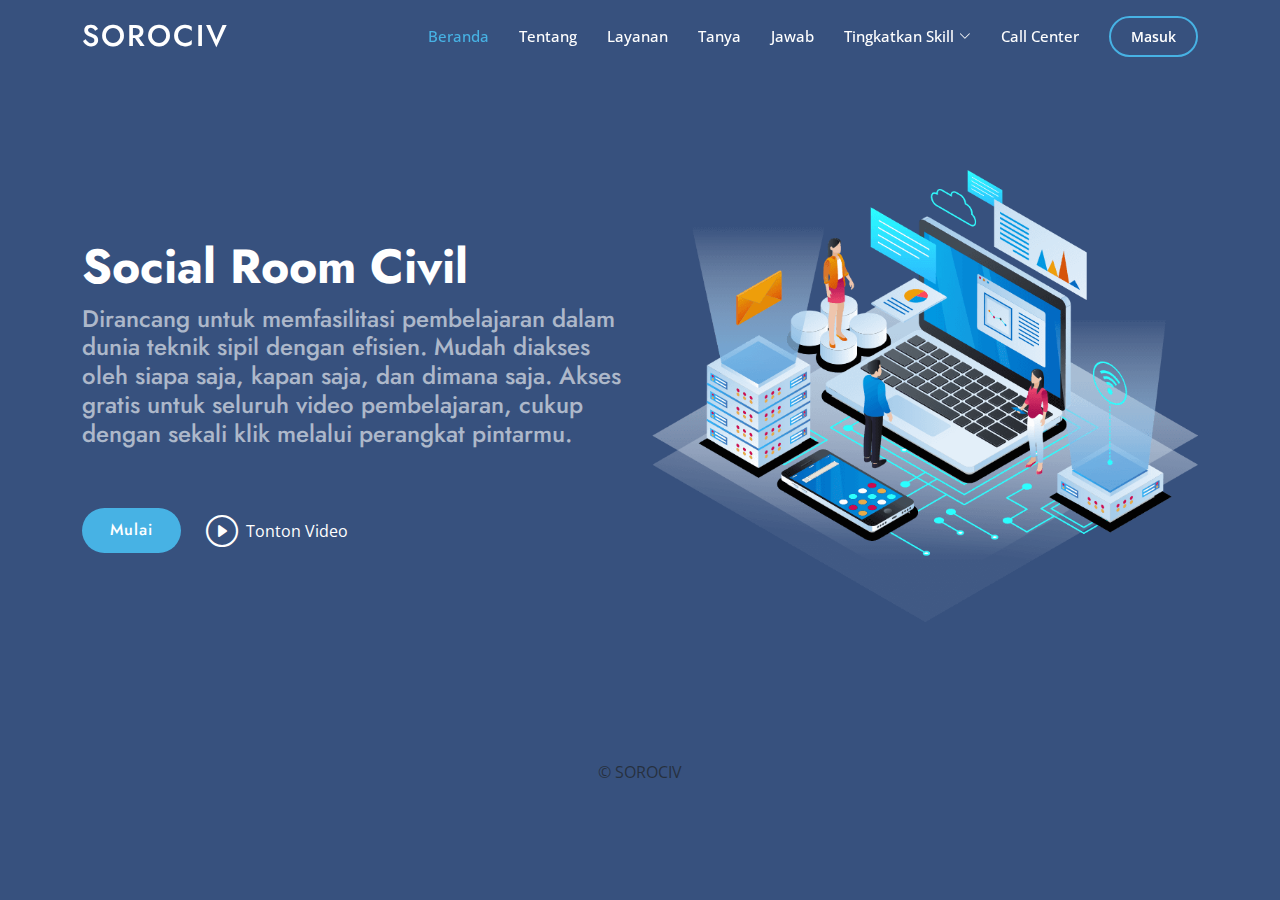
<file: index.html>
<!DOCTYPE html>
<html lang="en">

<head>
  <meta charset="utf-8">
  <meta content="width=device-width, initial-scale=1.0" name="viewport">

  <title>SOROCIV</title>
  <meta content="" name="description">
  <meta content="" name="keywords">

  <!-- Favicons -->
  <link href="assets/img/favicon.png" rel="icon">
  <link href="assets/img/apple-touch-icon.png" rel="apple-touch-icon">

  <!-- Google Fonts -->
  <link href="https://fonts.googleapis.com/css?family=Open+Sans:300,300i,400,400i,600,600i,700,700i|Jost:300,300i,400,400i,500,500i,600,600i,700,700i|Poppins:300,300i,400,400i,500,500i,600,600i,700,700i" rel="stylesheet">

  <!-- Vendor CSS Files -->
  <link href="assets/vendor/aos/aos.css" rel="stylesheet">
  <link href="assets/vendor/bootstrap/css/bootstrap.min.css" rel="stylesheet">
  <link href="assets/vendor/bootstrap-icons/bootstrap-icons.css" rel="stylesheet">
  <link href="assets/vendor/boxicons/css/boxicons.min.css" rel="stylesheet">
  <link href="assets/vendor/glightbox/css/glightbox.min.css" rel="stylesheet">
  <link href="assets/vendor/remixicon/remixicon.css" rel="stylesheet">
  <link href="assets/vendor/swiper/swiper-bundle.min.css" rel="stylesheet">

  <!-- Template Main CSS File -->
  <link href="assets/css/style.css" rel="stylesheet">

</head>

<body style="background-color: #37517e;">

  <!-- ======= layer 1 ======= -->
  <header id="header" class="fixed-top ">
    <div class="container d-flex align-items-center">

      <h1 class="logo me-auto"><a href="index.html">SOROCIV</a></h1>
      <!-- Uncomment below if you prefer to use an image logo -->
      <!-- <a href="index.html" class="logo me-auto"><img src="assets/img/logo.png" alt="" class="img-fluid"></a>-->

      <nav id="navbar" class="navbar">
        <ul>
          <li><a class="nav-link scrollto active" href="#hero">Beranda</a></li>
          <li><a class="nav-link scrollto" href="#Tentang">Tentang</a></li>
          <li><a class="nav-link scrollto" href="#Layanan">Layanan</a></li>
          <li><a class="nav-link   scrollto" href="#Tanya">Tanya</a></li>
          <li><a class="nav-link scrollto" href="#Jawab">Jawab</a></li>
          <li class="dropdown"><a href="#"><span>Tingkatkan Skill</span> <i class="bi bi-chevron-down"></i></a>
            <ul>
              <li><a href="#">Pemula</a></li>
              <li><a href="#">Ahli</a></li>
              <li><a href="#">Master</a></li>
              <li><a href="#">Profesional</a></li>
            </ul>
          </li>
          <li><a class="nav-link scrollto" href="#contact">Call Center</a></li>
          <li><a class="getstarted scrollto" href="#about">Masuk</a></li>
        </ul>
        <i class="bi bi-list mobile-nav-toggle"></i>
      </nav><!-- .navbar -->

    </div>
  </header><!-- End Header -->

  <!-- ======= Hero Section ======= -->
  <section id="hero" class="d-flex align-items-center">

    <div class="container">
      <div class="row">
        <div class="col-lg-6 d-flex flex-column justify-content-center pt-4 pt-lg-0 order-2 order-lg-1" data-aos="fade-up" data-aos-delay="200">
          <h1>Social Room Civil</h1>
          <h2>Dirancang untuk memfasilitasi pembelajaran dalam dunia teknik sipil dengan efisien. Mudah diakses oleh siapa saja, kapan
          saja, dan dimana saja. Akses gratis untuk seluruh video pembelajaran, cukup dengan sekali klik melalui
          perangkat pintarmu.</h2>
          <div class="d-flex justify-content-center justify-content-lg-start">
            <a href="test2.html" class="btn-get-started scrollto">Mulai</a>
            <a href="https://www.youtube.com/watch?v=jDDaplaOz7Q" class="glightbox btn-watch-video"><i class="bi bi-play-circle"></i><span>Tonton Video</span></a>
          </div>
        </div>
        <div class="col-lg-6 order-1 order-lg-2 hero-img" data-aos="zoom-in" data-aos-delay="200">
          <img src="assets/img/hero-img.png" class="img-fluid animated" alt="">
        </div>
      </div>
    </div>

  </section><!-- End Hero -->

  <footer class="py-3 my-4" style="background-color: #37517e;">
    <p class="text-center text-body-secondary" style="color: ;">© SOROCIV</p>
  </footer>


  <!-- Vendor JS Files -->
  <script src="assets/vendor/aos/aos.js"></script>
  <script src="assets/vendor/bootstrap/js/bootstrap.bundle.min.js"></script>
  <script src="assets/vendor/glightbox/js/glightbox.min.js"></script>
  <script src="assets/vendor/isotope-layout/isotope.pkgd.min.js"></script>
  <script src="assets/vendor/swiper/swiper-bundle.min.js"></script>
  <script src="assets/vendor/waypoints/noframework.waypoints.js"></script>
  <script src="assets/vendor/php-email-form/validate.js"></script>

  <!-- Template Main JS File -->
  <script src="assets/js/main.js"></script>

</body>

</html>
</file>
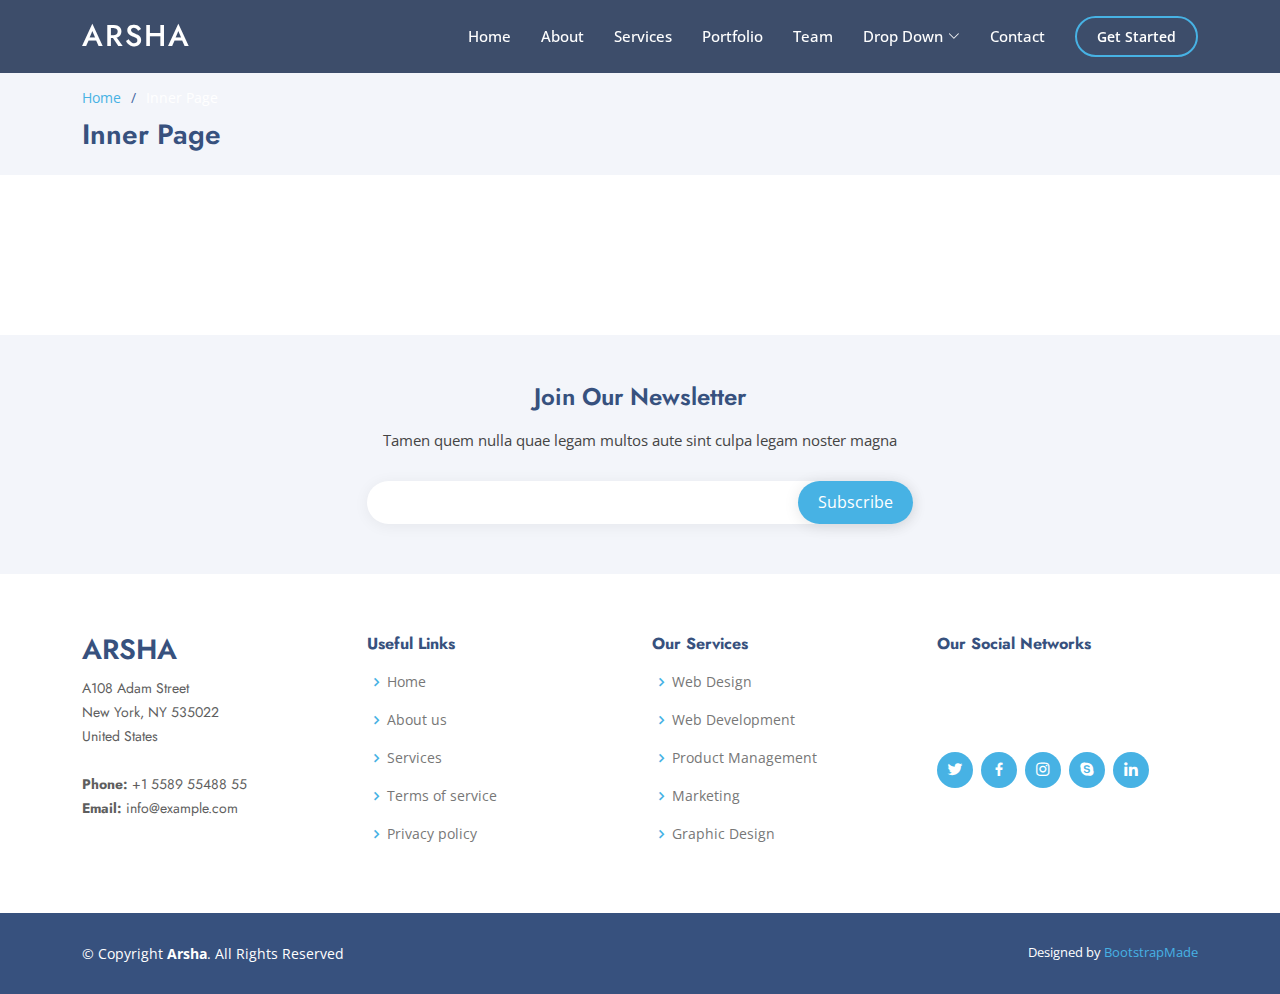
<file: inner-page.html>
<!DOCTYPE html>
<html lang="en">

<head>
  <meta charset="utf-8">
  <meta content="width=device-width, initial-scale=1.0" name="viewport">

  <title>Inner Page - Arsha Bootstrap Template</title>
  <meta content="" name="description">
  <meta content="" name="keywords">

  <!-- Favicons -->
  <link href="assets/img/favicon.png" rel="icon">
  <link href="assets/img/apple-touch-icon.png" rel="apple-touch-icon">

  <!-- Google Fonts -->
  <link href="https://fonts.googleapis.com/css?family=Open+Sans:300,300i,400,400i,600,600i,700,700i|Jost:300,300i,400,400i,500,500i,600,600i,700,700i|Poppins:300,300i,400,400i,500,500i,600,600i,700,700i" rel="stylesheet">

  <!-- Vendor CSS Files -->
  <link href="assets/vendor/aos/aos.css" rel="stylesheet">
  <link href="assets/vendor/bootstrap/css/bootstrap.min.css" rel="stylesheet">
  <link href="assets/vendor/bootstrap-icons/bootstrap-icons.css" rel="stylesheet">
  <link href="assets/vendor/boxicons/css/boxicons.min.css" rel="stylesheet">
  <link href="assets/vendor/glightbox/css/glightbox.min.css" rel="stylesheet">
  <link href="assets/vendor/remixicon/remixicon.css" rel="stylesheet">
  <link href="assets/vendor/swiper/swiper-bundle.min.css" rel="stylesheet">

  <!-- Template Main CSS File -->
  <link href="assets/css/style.css" rel="stylesheet">

  <!-- =======================================================
  * Template Name: Arsha
  * Updated: Sep 18 2023 with Bootstrap v5.3.2
  * Template URL: https://bootstrapmade.com/arsha-free-bootstrap-html-template-corporate/
  * Author: BootstrapMade.com
  * License: https://bootstrapmade.com/license/
  ======================================================== -->
</head>

<body>

  <!-- ======= Header ======= -->
  <header id="header" class="fixed-top header-inner-pages">
    <div class="container d-flex align-items-center">

      <h1 class="logo me-auto"><a href="index.html">Arsha</a></h1>
      <!-- Uncomment below if you prefer to use an image logo -->
      <!-- <a href="index.html" class="logo me-auto"><img src="assets/img/logo.png" alt="" class="img-fluid"></a>-->

      <nav id="navbar" class="navbar">
        <ul>
          <li><a class="nav-link scrollto " href="#hero">Home</a></li>
          <li><a class="nav-link scrollto" href="#about">About</a></li>
          <li><a class="nav-link scrollto" href="#services">Services</a></li>
          <li><a class="nav-link   scrollto" href="#portfolio">Portfolio</a></li>
          <li><a class="nav-link scrollto" href="#team">Team</a></li>
          <li class="dropdown"><a href="#"><span>Drop Down</span> <i class="bi bi-chevron-down"></i></a>
            <ul>
              <li><a href="#">Drop Down 1</a></li>
              <li class="dropdown"><a href="#"><span>Deep Drop Down</span> <i class="bi bi-chevron-right"></i></a>
                <ul>
                  <li><a href="#">Deep Drop Down 1</a></li>
                  <li><a href="#">Deep Drop Down 2</a></li>
                  <li><a href="#">Deep Drop Down 3</a></li>
                  <li><a href="#">Deep Drop Down 4</a></li>
                  <li><a href="#">Deep Drop Down 5</a></li>
                </ul>
              </li>
              <li><a href="#">Drop Down 2</a></li>
              <li><a href="#">Drop Down 3</a></li>
              <li><a href="#">Drop Down 4</a></li>
            </ul>
          </li>
          <li><a class="nav-link scrollto" href="#contact">Contact</a></li>
          <li><a class="getstarted scrollto" href="#about">Get Started</a></li>
        </ul>
        <i class="bi bi-list mobile-nav-toggle"></i>
      </nav><!-- .navbar -->

    </div>
  </header><!-- End Header -->

  <main id="main">

    <!-- ======= Breadcrumbs ======= -->
    <section id="breadcrumbs" class="breadcrumbs">
      <div class="container">

        <ol>
          <li><a href="index.html">Home</a></li>
          <li>Inner Page</li>
        </ol>
        <h2>Inner Page</h2>

      </div>
    </section><!-- End Breadcrumbs -->

    <section class="inner-page">
      <div class="container">
        <p>
          Example inner page template
        </p>
      </div>
    </section>

  </main><!-- End #main -->

  <!-- ======= Footer ======= -->
  <footer id="footer">

    <div class="footer-newsletter">
      <div class="container">
        <div class="row justify-content-center">
          <div class="col-lg-6">
            <h4>Join Our Newsletter</h4>
            <p>Tamen quem nulla quae legam multos aute sint culpa legam noster magna</p>
            <form action="" method="post">
              <input type="email" name="email"><input type="submit" value="Subscribe">
            </form>
          </div>
        </div>
      </div>
    </div>

    <div class="footer-top">
      <div class="container">
        <div class="row">

          <div class="col-lg-3 col-md-6 footer-contact">
            <h3>Arsha</h3>
            <p>
              A108 Adam Street <br>
              New York, NY 535022<br>
              United States <br><br>
              <strong>Phone:</strong> +1 5589 55488 55<br>
              <strong>Email:</strong> info@example.com<br>
            </p>
          </div>

          <div class="col-lg-3 col-md-6 footer-links">
            <h4>Useful Links</h4>
            <ul>
              <li><i class="bx bx-chevron-right"></i> <a href="#">Home</a></li>
              <li><i class="bx bx-chevron-right"></i> <a href="#">About us</a></li>
              <li><i class="bx bx-chevron-right"></i> <a href="#">Services</a></li>
              <li><i class="bx bx-chevron-right"></i> <a href="#">Terms of service</a></li>
              <li><i class="bx bx-chevron-right"></i> <a href="#">Privacy policy</a></li>
            </ul>
          </div>

          <div class="col-lg-3 col-md-6 footer-links">
            <h4>Our Services</h4>
            <ul>
              <li><i class="bx bx-chevron-right"></i> <a href="#">Web Design</a></li>
              <li><i class="bx bx-chevron-right"></i> <a href="#">Web Development</a></li>
              <li><i class="bx bx-chevron-right"></i> <a href="#">Product Management</a></li>
              <li><i class="bx bx-chevron-right"></i> <a href="#">Marketing</a></li>
              <li><i class="bx bx-chevron-right"></i> <a href="#">Graphic Design</a></li>
            </ul>
          </div>

          <div class="col-lg-3 col-md-6 footer-links">
            <h4>Our Social Networks</h4>
            <p>Cras fermentum odio eu feugiat lide par naso tierra videa magna derita valies</p>
            <div class="social-links mt-3">
              <a href="#" class="twitter"><i class="bx bxl-twitter"></i></a>
              <a href="#" class="facebook"><i class="bx bxl-facebook"></i></a>
              <a href="#" class="instagram"><i class="bx bxl-instagram"></i></a>
              <a href="#" class="google-plus"><i class="bx bxl-skype"></i></a>
              <a href="#" class="linkedin"><i class="bx bxl-linkedin"></i></a>
            </div>
          </div>

        </div>
      </div>
    </div>

    <div class="container footer-bottom clearfix">
      <div class="copyright">
        &copy; Copyright <strong><span>Arsha</span></strong>. All Rights Reserved
      </div>
      <div class="credits">
        <!-- All the links in the footer should remain intact. -->
        <!-- You can delete the links only if you purchased the pro version. -->
        <!-- Licensing information: https://bootstrapmade.com/license/ -->
        <!-- Purchase the pro version with working PHP/AJAX contact form: https://bootstrapmade.com/arsha-free-bootstrap-html-template-corporate/ -->
        Designed by <a href="https://bootstrapmade.com/">BootstrapMade</a>
      </div>
    </div>
  </footer><!-- End Footer -->

  <div id="preloader"></div>
  <a href="#" class="back-to-top d-flex align-items-center justify-content-center"><i class="bi bi-arrow-up-short"></i></a>

  <!-- Vendor JS Files -->
  <script src="assets/vendor/aos/aos.js"></script>
  <script src="assets/vendor/bootstrap/js/bootstrap.bundle.min.js"></script>
  <script src="assets/vendor/glightbox/js/glightbox.min.js"></script>
  <script src="assets/vendor/isotope-layout/isotope.pkgd.min.js"></script>
  <script src="assets/vendor/swiper/swiper-bundle.min.js"></script>
  <script src="assets/vendor/waypoints/noframework.waypoints.js"></script>
  <script src="assets/vendor/php-email-form/validate.js"></script>

  <!-- Template Main JS File -->
  <script src="assets/js/main.js"></script>

</body>

</html>
</file>
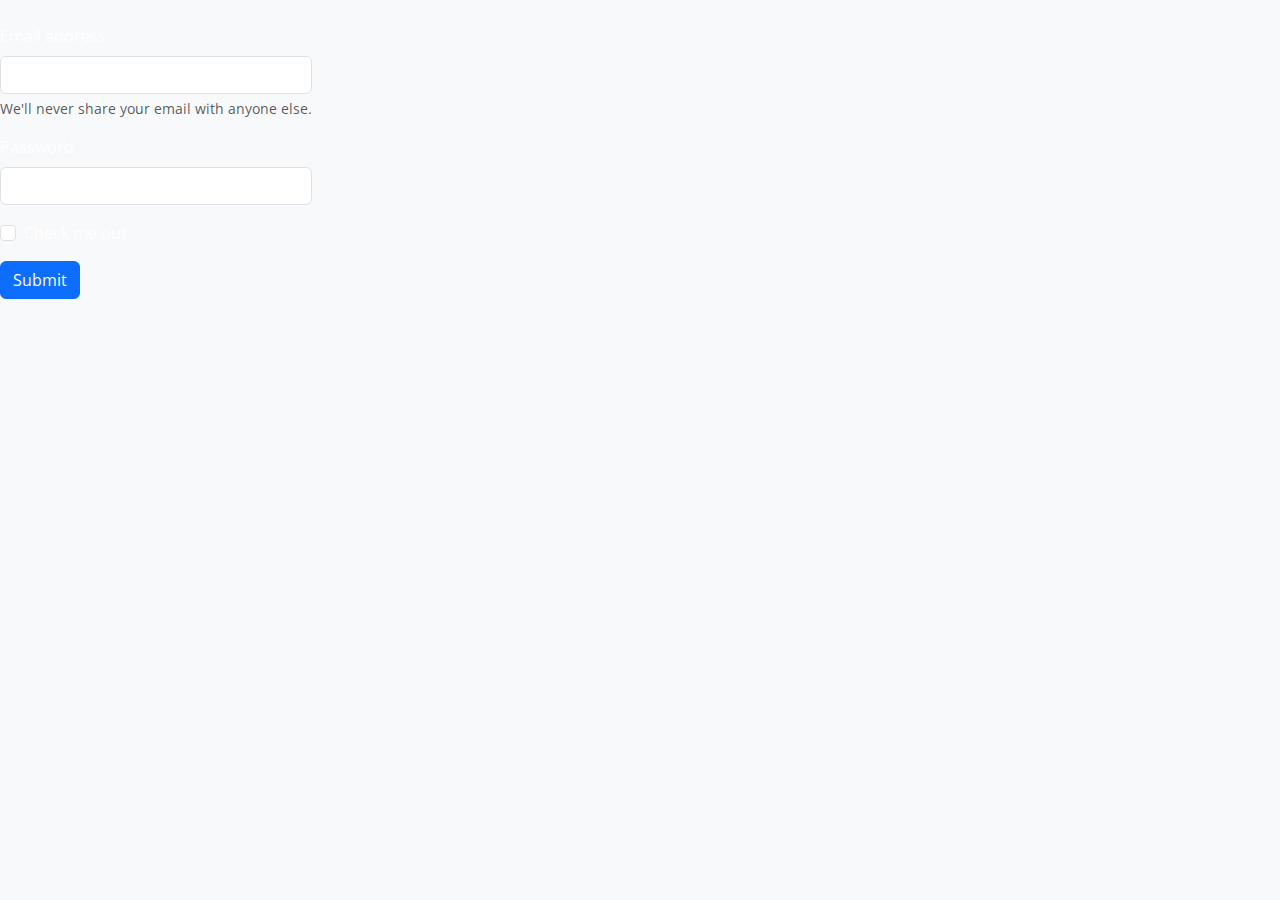
<file: login.html>
<!DOCTYPE html>
<html lang="en">

<head>
  <meta charset="utf-8">
  <meta content="width=device-width, initial-scale=1.0" name="viewport">

  <title>SOROCIV</title>
  <meta content="" name="description">
  <meta content="" name="keywords">

  <!-- Favicons -->
  <link href="assets/img/favicon.png" rel="icon">
  <link href="assets/img/apple-touch-icon.png" rel="apple-touch-icon">

  <!-- Google Fonts -->
  <link href="https://fonts.googleapis.com/css?family=Open+Sans:300,300i,400,400i,600,600i,700,700i|Jost:300,300i,400,400i,500,500i,600,600i,700,700i|Poppins:300,300i,400,400i,500,500i,600,600i,700,700i" rel="stylesheet">

  <!-- Vendor CSS Files -->
  <link href="assets/vendor/aos/aos.css" rel="stylesheet">
  <link href="assets/vendor/bootstrap/css/bootstrap.min.css" rel="stylesheet">
  <link href="assets/vendor/bootstrap-icons/bootstrap-icons.css" rel="stylesheet">
  <link href="assets/vendor/boxicons/css/boxicons.min.css" rel="stylesheet">
  <link href="assets/vendor/glightbox/css/glightbox.min.css" rel="stylesheet">
  <link href="assets/vendor/remixicon/remixicon.css" rel="stylesheet">
  <link href="assets/vendor/swiper/swiper-bundle.min.css" rel="stylesheet">

  <!-- Template Main CSS File -->
  <link href="assets/css/style.css" rel="stylesheet">
  <link href="https://cdn.jsdelivr.net/npm/bootstrap@5.3.2/dist/css/bootstrap.min.css" rel="stylesheet" integrity="sha384-T3c6CoIi6uLrA9TneNEoa7RxnatzjcDSCmG1MXxSR1GAsXEV/Dwwykc2MPK8M2HN" crossorigin="anonymous">
  <script src="https://cdn.jsdelivr.net/npm/bootstrap@5.3.2/dist/js/bootstrap.bundle.min.js" integrity="sha384-C6RzsynM9kWDrMNeT87bh95OGNyZPhcTNXj1NW7RuBCsyN/o0jlpcV8Qyq46cDfL" crossorigin="anonymous"></script>
</head>

<body class="d-flex align-items-center py-4 bg-body-tertiary">
  <form>
    <div class="mb-3">
      <label for="exampleInputEmail1" class="form-label">Email address</label>
      <input type="email" class="form-control" id="exampleInputEmail1" aria-describedby="emailHelp">
      <div id="emailHelp" class="form-text">We'll never share your email with anyone else.</div>
    </div>
    <div class="mb-3">
      <label for="exampleInputPassword1" class="form-label">Password</label>
      <input type="password" class="form-control" id="exampleInputPassword1">
    </div>
    <div class="mb-3 form-check">
      <input type="checkbox" class="form-check-input" id="exampleCheck1">
      <label class="form-check-label" for="exampleCheck1">Check me out</label>
    </div>
    <button type="submit" class="btn btn-primary">Submit</button>
  </form>
  

</body>
</file>
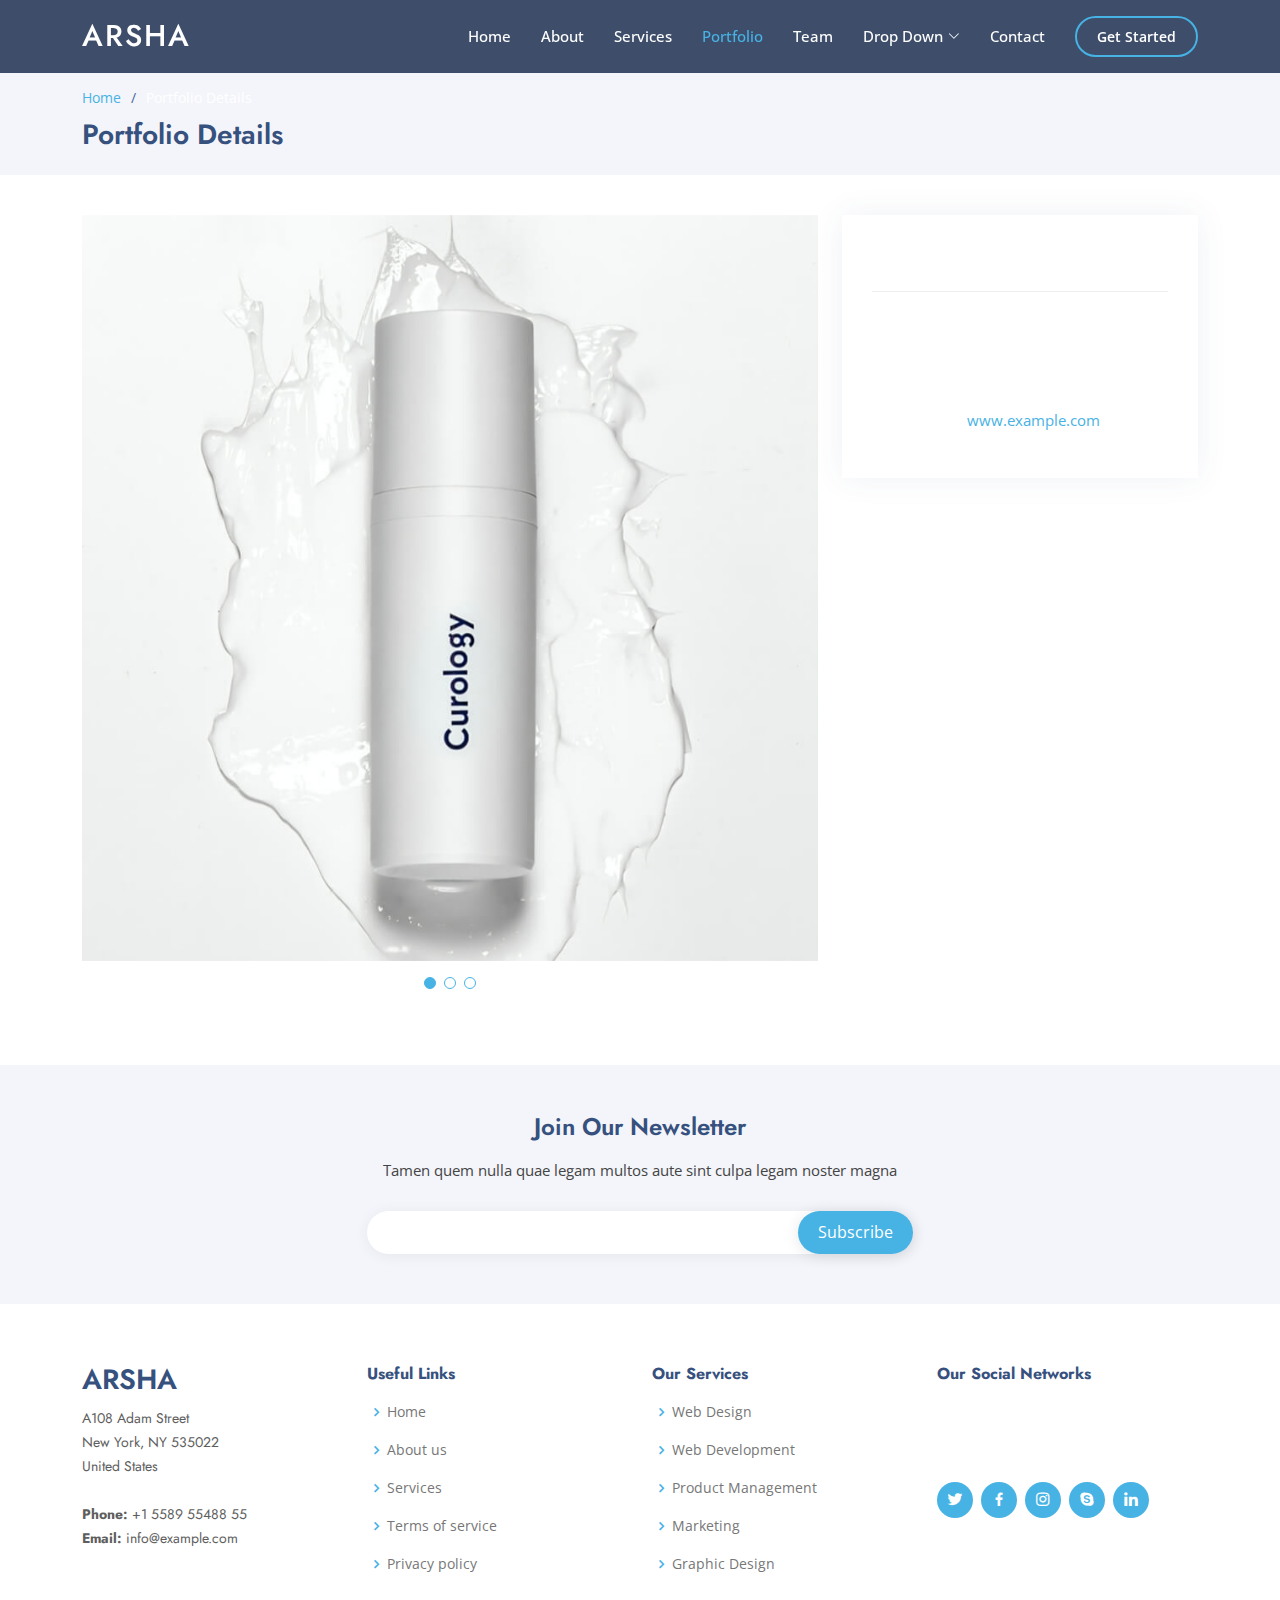
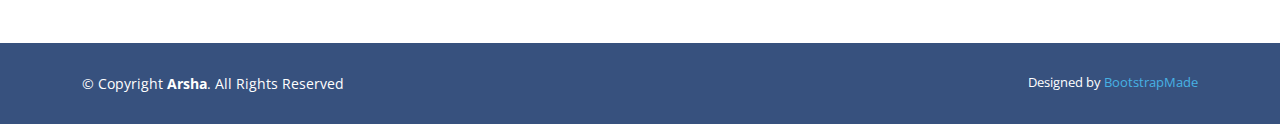
<file: portfolio-details.html>
<!DOCTYPE html>
<html lang="en">

<head>
  <meta charset="utf-8">
  <meta content="width=device-width, initial-scale=1.0" name="viewport">

  <title>Portfolio Details - Arsha Bootstrap Template</title>
  <meta content="" name="description">
  <meta content="" name="keywords">

  <!-- Favicons -->
  <link href="assets/img/favicon.png" rel="icon">
  <link href="assets/img/apple-touch-icon.png" rel="apple-touch-icon">

  <!-- Google Fonts -->
  <link href="https://fonts.googleapis.com/css?family=Open+Sans:300,300i,400,400i,600,600i,700,700i|Jost:300,300i,400,400i,500,500i,600,600i,700,700i|Poppins:300,300i,400,400i,500,500i,600,600i,700,700i" rel="stylesheet">

  <!-- Vendor CSS Files -->
  <link href="assets/vendor/aos/aos.css" rel="stylesheet">
  <link href="assets/vendor/bootstrap/css/bootstrap.min.css" rel="stylesheet">
  <link href="assets/vendor/bootstrap-icons/bootstrap-icons.css" rel="stylesheet">
  <link href="assets/vendor/boxicons/css/boxicons.min.css" rel="stylesheet">
  <link href="assets/vendor/glightbox/css/glightbox.min.css" rel="stylesheet">
  <link href="assets/vendor/remixicon/remixicon.css" rel="stylesheet">
  <link href="assets/vendor/swiper/swiper-bundle.min.css" rel="stylesheet">

  <!-- Template Main CSS File -->
  <link href="assets/css/style.css" rel="stylesheet">

  <!-- =======================================================
  * Template Name: Arsha
  * Updated: Sep 18 2023 with Bootstrap v5.3.2
  * Template URL: https://bootstrapmade.com/arsha-free-bootstrap-html-template-corporate/
  * Author: BootstrapMade.com
  * License: https://bootstrapmade.com/license/
  ======================================================== -->
</head>

<body>

  <!-- ======= Header ======= -->
  <header id="header" class="fixed-top header-inner-pages">
    <div class="container d-flex align-items-center">

      <h1 class="logo me-auto"><a href="index.html">Arsha</a></h1>
      <!-- Uncomment below if you prefer to use an image logo -->
      <!-- <a href="index.html" class="logo me-auto"><img src="assets/img/logo.png" alt="" class="img-fluid"></a>-->

      <nav id="navbar" class="navbar">
        <ul>
          <li><a class="nav-link scrollto " href="#hero">Home</a></li>
          <li><a class="nav-link scrollto" href="#about">About</a></li>
          <li><a class="nav-link scrollto" href="#services">Services</a></li>
          <li><a class="nav-link  active scrollto" href="#portfolio">Portfolio</a></li>
          <li><a class="nav-link scrollto" href="#team">Team</a></li>
          <li class="dropdown"><a href="#"><span>Drop Down</span> <i class="bi bi-chevron-down"></i></a>
            <ul>
              <li><a href="#">Drop Down 1</a></li>
              <li class="dropdown"><a href="#"><span>Deep Drop Down</span> <i class="bi bi-chevron-right"></i></a>
                <ul>
                  <li><a href="#">Deep Drop Down 1</a></li>
                  <li><a href="#">Deep Drop Down 2</a></li>
                  <li><a href="#">Deep Drop Down 3</a></li>
                  <li><a href="#">Deep Drop Down 4</a></li>
                  <li><a href="#">Deep Drop Down 5</a></li>
                </ul>
              </li>
              <li><a href="#">Drop Down 2</a></li>
              <li><a href="#">Drop Down 3</a></li>
              <li><a href="#">Drop Down 4</a></li>
            </ul>
          </li>
          <li><a class="nav-link scrollto" href="#contact">Contact</a></li>
          <li><a class="getstarted scrollto" href="#about">Get Started</a></li>
        </ul>
        <i class="bi bi-list mobile-nav-toggle"></i>
      </nav><!-- .navbar -->

    </div>
  </header><!-- End Header -->

  <main id="main">

    <!-- ======= Breadcrumbs ======= -->
    <section id="breadcrumbs" class="breadcrumbs">
      <div class="container">

        <ol>
          <li><a href="index.html">Home</a></li>
          <li>Portfolio Details</li>
        </ol>
        <h2>Portfolio Details</h2>

      </div>
    </section><!-- End Breadcrumbs -->

    <!-- ======= Portfolio Details Section ======= -->
    <section id="portfolio-details" class="portfolio-details">
      <div class="container">

        <div class="row gy-4">

          <div class="col-lg-8">
            <div class="portfolio-details-slider swiper">
              <div class="swiper-wrapper align-items-center">

                <div class="swiper-slide">
                  <img src="assets/img/portfolio/portfolio-1.jpg" alt="">
                </div>

                <div class="swiper-slide">
                  <img src="assets/img/portfolio/portfolio-2.jpg" alt="">
                </div>

                <div class="swiper-slide">
                  <img src="assets/img/portfolio/portfolio-3.jpg" alt="">
                </div>

              </div>
              <div class="swiper-pagination"></div>
            </div>
          </div>

          <div class="col-lg-4">
            <div class="portfolio-info">
              <h3>Project information</h3>
              <ul>
                <li><strong>Category</strong>: Web design</li>
                <li><strong>Client</strong>: ASU Company</li>
                <li><strong>Project date</strong>: 01 March, 2020</li>
                <li><strong>Project URL</strong>: <a href="#">www.example.com</a></li>
              </ul>
            </div>
            <div class="portfolio-description">
              <h2>This is an example of portfolio detail</h2>
              <p>
                Autem ipsum nam porro corporis rerum. Quis eos dolorem eos itaque inventore commodi labore quia quia. Exercitationem repudiandae officiis neque suscipit non officia eaque itaque enim. Voluptatem officia accusantium nesciunt est omnis tempora consectetur dignissimos. Sequi nulla at esse enim cum deserunt eius.
              </p>
            </div>
          </div>

        </div>

      </div>
    </section><!-- End Portfolio Details Section -->

  </main><!-- End #main -->

  <!-- ======= Footer ======= -->
  <footer id="footer">

    <div class="footer-newsletter">
      <div class="container">
        <div class="row justify-content-center">
          <div class="col-lg-6">
            <h4>Join Our Newsletter</h4>
            <p>Tamen quem nulla quae legam multos aute sint culpa legam noster magna</p>
            <form action="" method="post">
              <input type="email" name="email"><input type="submit" value="Subscribe">
            </form>
          </div>
        </div>
      </div>
    </div>

    <div class="footer-top">
      <div class="container">
        <div class="row">

          <div class="col-lg-3 col-md-6 footer-contact">
            <h3>Arsha</h3>
            <p>
              A108 Adam Street <br>
              New York, NY 535022<br>
              United States <br><br>
              <strong>Phone:</strong> +1 5589 55488 55<br>
              <strong>Email:</strong> info@example.com<br>
            </p>
          </div>

          <div class="col-lg-3 col-md-6 footer-links">
            <h4>Useful Links</h4>
            <ul>
              <li><i class="bx bx-chevron-right"></i> <a href="#">Home</a></li>
              <li><i class="bx bx-chevron-right"></i> <a href="#">About us</a></li>
              <li><i class="bx bx-chevron-right"></i> <a href="#">Services</a></li>
              <li><i class="bx bx-chevron-right"></i> <a href="#">Terms of service</a></li>
              <li><i class="bx bx-chevron-right"></i> <a href="#">Privacy policy</a></li>
            </ul>
          </div>

          <div class="col-lg-3 col-md-6 footer-links">
            <h4>Our Services</h4>
            <ul>
              <li><i class="bx bx-chevron-right"></i> <a href="#">Web Design</a></li>
              <li><i class="bx bx-chevron-right"></i> <a href="#">Web Development</a></li>
              <li><i class="bx bx-chevron-right"></i> <a href="#">Product Management</a></li>
              <li><i class="bx bx-chevron-right"></i> <a href="#">Marketing</a></li>
              <li><i class="bx bx-chevron-right"></i> <a href="#">Graphic Design</a></li>
            </ul>
          </div>

          <div class="col-lg-3 col-md-6 footer-links">
            <h4>Our Social Networks</h4>
            <p>Cras fermentum odio eu feugiat lide par naso tierra videa magna derita valies</p>
            <div class="social-links mt-3">
              <a href="#" class="twitter"><i class="bx bxl-twitter"></i></a>
              <a href="#" class="facebook"><i class="bx bxl-facebook"></i></a>
              <a href="#" class="instagram"><i class="bx bxl-instagram"></i></a>
              <a href="#" class="google-plus"><i class="bx bxl-skype"></i></a>
              <a href="#" class="linkedin"><i class="bx bxl-linkedin"></i></a>
            </div>
          </div>

        </div>
      </div>
    </div>

    <div class="container footer-bottom clearfix">
      <div class="copyright">
        &copy; Copyright <strong><span>Arsha</span></strong>. All Rights Reserved
      </div>
      <div class="credits">
        <!-- All the links in the footer should remain intact. -->
        <!-- You can delete the links only if you purchased the pro version. -->
        <!-- Licensing information: https://bootstrapmade.com/license/ -->
        <!-- Purchase the pro version with working PHP/AJAX contact form: https://bootstrapmade.com/arsha-free-bootstrap-html-template-corporate/ -->
        Designed by <a href="https://bootstrapmade.com/">BootstrapMade</a>
      </div>
    </div>
  </footer><!-- End Footer -->

  <div id="preloader"></div>
  <a href="#" class="back-to-top d-flex align-items-center justify-content-center"><i class="bi bi-arrow-up-short"></i></a>

  <!-- Vendor JS Files -->
  <script src="assets/vendor/aos/aos.js"></script>
  <script src="assets/vendor/bootstrap/js/bootstrap.bundle.min.js"></script>
  <script src="assets/vendor/glightbox/js/glightbox.min.js"></script>
  <script src="assets/vendor/isotope-layout/isotope.pkgd.min.js"></script>
  <script src="assets/vendor/swiper/swiper-bundle.min.js"></script>
  <script src="assets/vendor/waypoints/noframework.waypoints.js"></script>
  <script src="assets/vendor/php-email-form/validate.js"></script>

  <!-- Template Main JS File -->
  <script src="assets/js/main.js"></script>

</body>

</html>
</file>
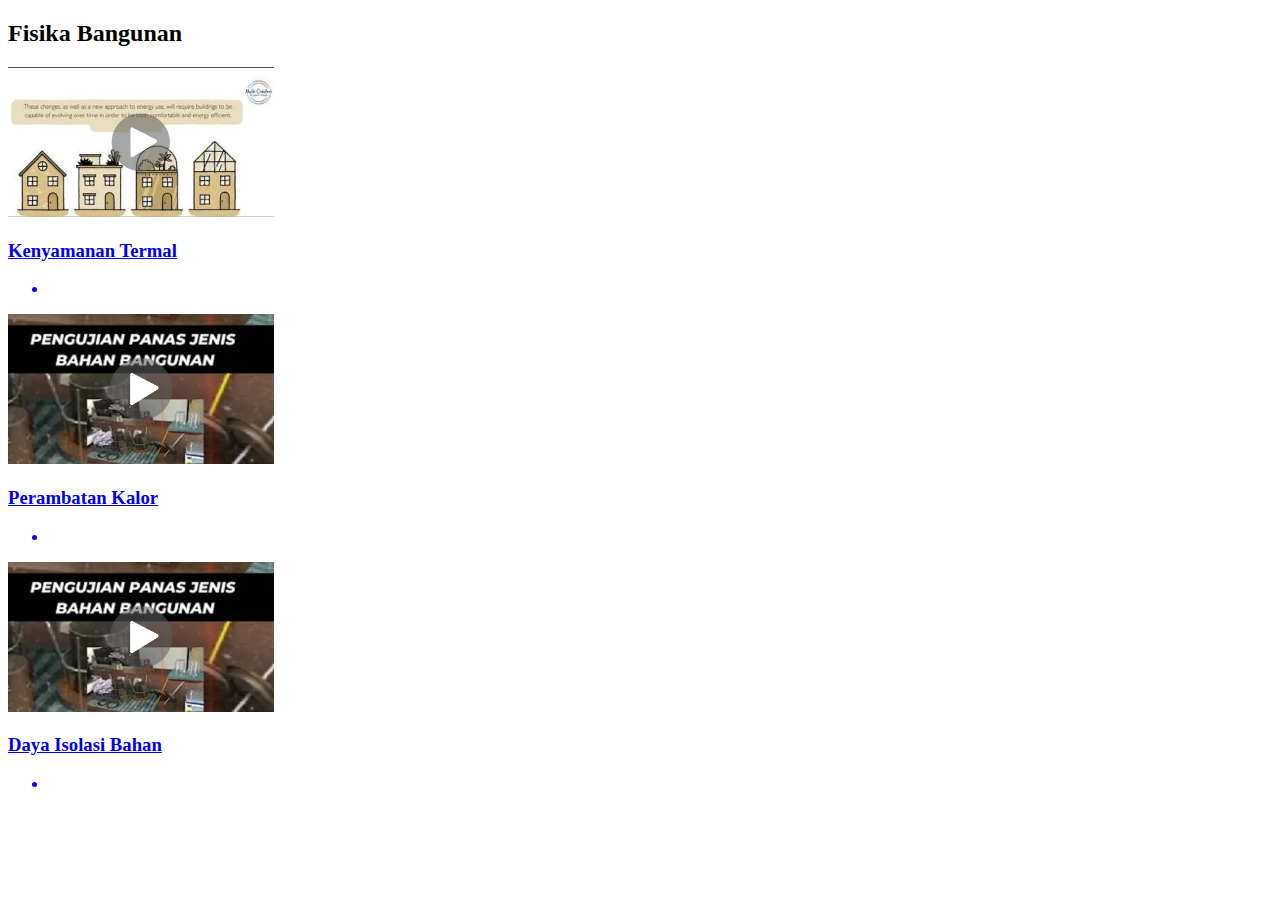
<file: subbab1.html>
<!DOCTYPE html>
<html lang="en">
<head>
  <meta charset="UTF-8">
  <meta name="viewport" content="width=device-width, initial-scale=1.0">
  <title>Document</title>
  <link href="https://cdn.jsdelivr.net/npm/bootstrap@5.3.2/dist/css/bootstrap.min.css" rel="stylesheet"
    integrity="sha384-T3c6CoIi6uLrA9TneNEoa7RxnatzjcDSCmG1MXxSR1GAsXEV/Dwwykc2MPK8M2HN" crossorigin="anonymous">
  <script src="https://cdn.jsdelivr.net/npm/bootstrap@5.3.2/dist/js/bootstrap.bundle.min.js"
    integrity="sha384-C6RzsynM9kWDrMNeT87bh95OGNyZPhcTNXj1NW7RuBCsyN/o0jlpcV8Qyq46cDfL" crossorigin="anonymous"></script>
</head>  <link href="https://cdn.jsdelivr.net/npm/bootstrap@5.3.2/dist/css/bootstrap.min.css" rel="stylesheet"
    integrity="sha384-T3c6CoIi6uLrA9TneNEoa7RxnatzjcDSCmG1MXxSR1GAsXEV/Dwwykc2MPK8M2HN" crossorigin="anonymous">
  <script src="https://cdn.jsdelivr.net/npm/bootstrap@5.3.2/dist/js/bootstrap.bundle.min.js"
    integrity="sha384-C6RzsynM9kWDrMNeT87bh95OGNyZPhcTNXj1NW7RuBCsyN/o0jlpcV8Qyq46cDfL" crossorigin="anonymous"></script>
<body>
    <div class="container px-4 py-5" id="custom-cards">
      <h2 class="pb-2 border-bottom">Fisika Bangunan</h2>
      
      <div class="row row-cols-1 row-cols-lg-3 align-items-stretch g-4 py-5">


        <a href="https://youtu.be/BTdiimklSqo?si=lBHw3Pe8TZeG65PK">
        <div class="col">
          <div class="card card-cover h-100  overflow-hidden text-bg-dark rounded-4 shadow-lg"
            style="background-color:white;">
            <div class="d-flex flex-column h-100 p-5 pb-3 text-white text-shadow-1">
              <img src="images//kenyamanan termal 2.jpg" alt="" width="auto" height="150" class="">
              <h3 class="pt-5 mt-5 mb-8 display-6 lh-1 fw-bold">Kenyamanan Termal</h3>
              <ul class="d-flex list-unstyled mt-auto">
                <li class="me-auto">
                  
                </li>
              </ul>
            </div>
          </div>
        </div>
        </a>
    

    
        <a href="https://youtu.be/GB0bEbPNQ4c?si=i-YbcX6ZQalR0hrH">
          <div class="col">
            <div class="card card-cover h-100  overflow-hidden text-bg-dark rounded-4 shadow-lg"
              style="background-color:white;">
              <div class="d-flex flex-column h-100 p-5 pb-3 text-white text-shadow-1">
                <img src="images//kalor5.png" alt="" width="auto" height="150" class="">
                <h3 class="pt-5 mt-5 mb-8 display-6 lh-1 fw-bold">Perambatan Kalor</h3>
                <ul class="d-flex list-unstyled mt-auto">
                  <li class="me-auto">
        
                  </li>
                </ul>
              </div>
            </div>
          </div>
        </a>
    
        <a href="https://www.youtube.com/watch?v=JaOhyMMJTB0&t=144s">
          <div class="col">
            <div class="card card-cover h-100  overflow-hidden text-bg-dark rounded-4 shadow-lg"
              style="background-color:white;">
              <div class="d-flex flex-column h-100 p-5 pb-3 text-white text-shadow-1">
                <img src="images//kalor5.png" alt="" width="auto" height="150" class="">
                <h3 class="pt-5 mt-5 mb-8 display-6 lh-1 fw-bold">Daya Isolasi Bahan</h3>
                <ul class="d-flex list-unstyled mt-auto">
                  <li class="me-auto">          
        
                  </li>
                </ul>
              </div>
            </div>
          </div>
        </a>


      </div>
    </div>
</body>
</html>
</file>
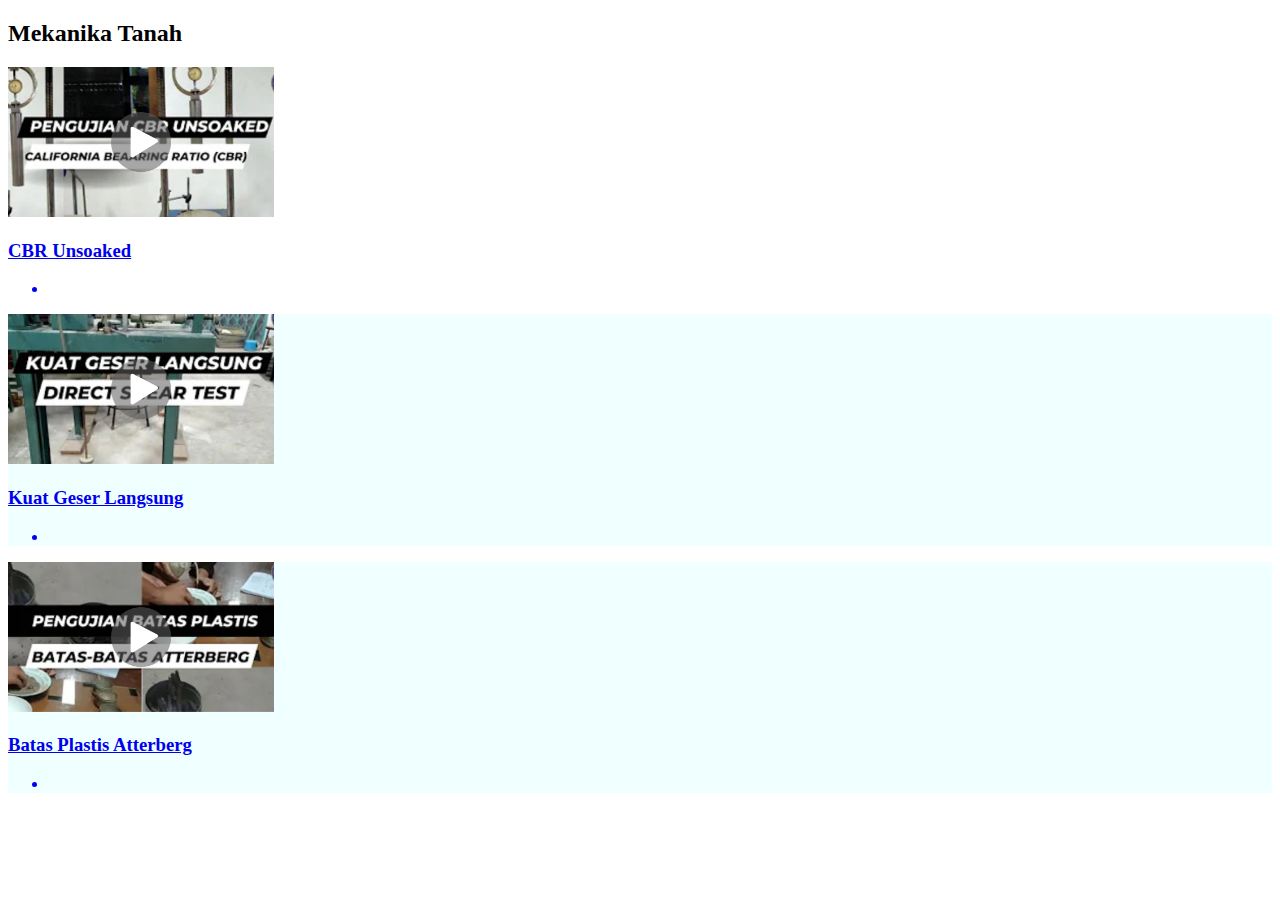
<file: subbab2.html>
<!DOCTYPE html>
<html lang="en">

<head>
  <meta charset="UTF-8">
  <meta name="viewport" content="width=device-width, initial-scale=1.0">
  <title>Document</title>
  <link href="https://cdn.jsdelivr.net/npm/bootstrap@5.3.2/dist/css/bootstrap.min.css" rel="stylesheet"
    integrity="sha384-T3c6CoIi6uLrA9TneNEoa7RxnatzjcDSCmG1MXxSR1GAsXEV/Dwwykc2MPK8M2HN" crossorigin="anonymous">
  <script src="https://cdn.jsdelivr.net/npm/bootstrap@5.3.2/dist/js/bootstrap.bundle.min.js"
    integrity="sha384-C6RzsynM9kWDrMNeT87bh95OGNyZPhcTNXj1NW7RuBCsyN/o0jlpcV8Qyq46cDfL"
    crossorigin="anonymous"></script>
</head>

<body>
  <div class="container px-4 py-5" id="custom-cards">
    <h2 class="pb-2 border-bottom">Mekanika Tanah</h2>

    <div class="row row-cols-1 row-cols-lg-3 align-items-stretch g-4 py-5">


      <a href="https://youtu.be/CGrjQyd1UoQ?si=975HfWD54BJLtRiA">
        <div class="col">
          <div class="card card-cover h-100  overflow-hidden text-bg-dark rounded-4 shadow-lg"
            style="background-color: white;">
            <div class="d-flex flex-column h-100 p-5 pb-3 text-white text-shadow-1">
              <img src="images//cbr2.png" alt="" width="auto" height="150" class="">
              <h3 class="pt-5 mt-5 mb-8 display-6 lh-1 fw-bold">CBR Unsoaked</h3>
              <ul class="d-flex list-unstyled mt-auto">
                <li class="me-auto">
                  
                </li>
              </ul>
            </div>
          </div>
        </div>
        </a>
    

    
        <a href="https://youtu.be/X8wM4I4RSQI?si=8_cM93OlFI1z4QfE">
          <div class="col">
            <div class="card card-cover h-100  overflow-hidden text-bg-dark rounded-4 shadow-lg"
              style="background-color:azure;">
              <div class="d-flex flex-column h-100 p-5 pb-3 text-white text-shadow-1">
                <img src="images//kuat geser2.png" alt="" width="auto" height="150" class="">
                <h3 class="pt-5 mt-5 mb-8 display-6 lh-1 fw-bold">Kuat Geser Langsung</h3>
                <ul class="d-flex list-unstyled mt-auto">
                  <li class="me-auto">
        
                  </li>
                </ul>
              </div>
            </div>
          </div>
        </a>
    
        <a href="https://youtu.be/KRG64EthOAw?si=2JBWEJ2O8CM7Ed65">
          <div class="col">
            <div class="card card-cover h-100  overflow-hidden text-bg-dark rounded-4 shadow-lg"
              style="background-color:azure;">
              <div class="d-flex flex-column h-100 p-5 pb-3 text-white text-shadow-1">
                <img src="images//batas plastis2.png" alt="" width="auto" height="150" class="">
                <h3 class="pt-5 mt-5 mb-8 display-6 lh-1 fw-bold">Batas Plastis Atterberg</h3>
                <ul class="d-flex list-unstyled mt-auto">
                  <li class="me-auto">
        
                  </li>
                </ul>
              </div>
            </div>
          </div>
        </a>


      </div>
    </div>
</body>

</html>
</file>
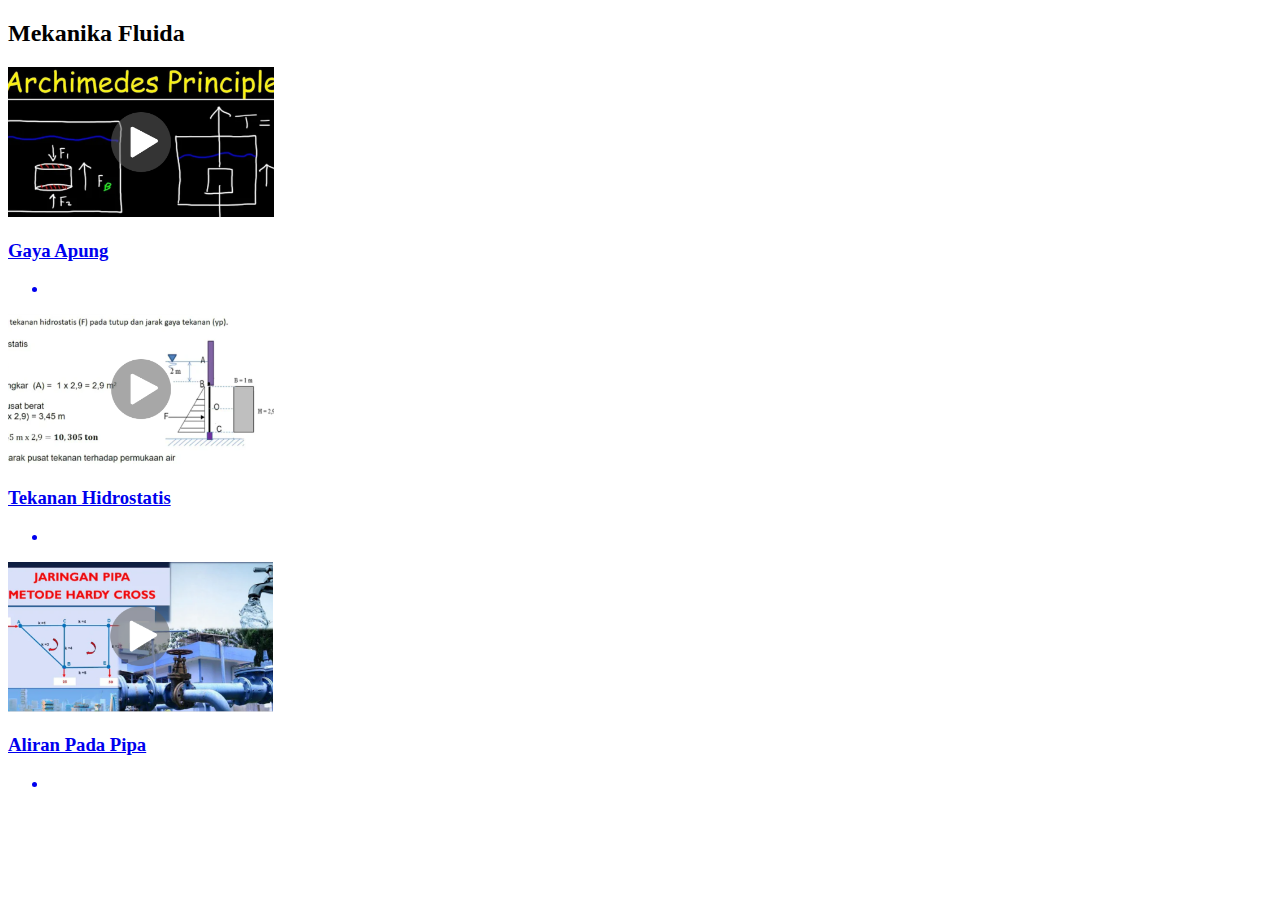
<file: subbab3.html>
<!DOCTYPE html>
<html lang="en">

<head>
  <meta charset="UTF-8">
  <meta name="viewport" content="width=device-width, initial-scale=1.0">
  <title>Document</title>
  <link href="https://cdn.jsdelivr.net/npm/bootstrap@5.3.2/dist/css/bootstrap.min.css" rel="stylesheet"
    integrity="sha384-T3c6CoIi6uLrA9TneNEoa7RxnatzjcDSCmG1MXxSR1GAsXEV/Dwwykc2MPK8M2HN" crossorigin="anonymous">
  <script src="https://cdn.jsdelivr.net/npm/bootstrap@5.3.2/dist/js/bootstrap.bundle.min.js"
    integrity="sha384-C6RzsynM9kWDrMNeT87bh95OGNyZPhcTNXj1NW7RuBCsyN/o0jlpcV8Qyq46cDfL"
    crossorigin="anonymous"></script>
</head>

<body>
  <div class="container px-4 py-5" id="custom-cards">
    <h2 class="pb-2 border-bottom">Mekanika Fluida</h2>

    <div class="row row-cols-1 row-cols-lg-3 align-items-stretch g-4 py-5">


      <a href="https://youtu.be/Qgl_l0H7Qgc?si=esP4VQbx26nDCmTd">
      <div class="col">
        <div class="card card-cover h-100  overflow-hidden text-bg-dark rounded-4 shadow-lg"
          style="background-color: white;">
          <div class="d-flex flex-column h-100 p-5 pb-3 text-white text-shadow-1">
            <img src="images//gaya apung2.png" alt="" width="auto" height="150" class="">
            <h3 class="pt-5 mt-5 mb-5 display-6 lh-1 fw-bold">Gaya Apung</h3>
            <ul class="d-flex list-unstyled mt-auto">
              <li class="me-auto">
                
              </li>
            </ul>
          </div>
        </div>
      </div>
      </a>
  

  
      <a href="https://youtu.be/Jg_evO4uRig?si=3HLJAi_-EL_n0R0U">
        <div class="col">
          <div class="card card-cover h-100  overflow-hidden text-bg-dark rounded-4 shadow-lg"
            style="background-color: white;">
            <div class="d-flex flex-column h-100 p-5 pb-3 text-white text-shadow-1">
              <img src="images//gaya bidang2.png" alt="" width="auto" height="150" class="">
              <h3 class="pt-5 mt-5 mb-8 display-6 lh-1 fw-bold">Tekanan Hidrostatis</h3>
              <ul class="d-flex list-unstyled mt-auto">
                <li class="me-auto">
      
                </li>
              </ul>
            </div>
          </div>
        </div>
      </a>
  
      <a href="https://youtu.be/VbKNbYgr6lM?si=LMIYY3UesD9y8sn2">
        <div class="col">
          <div class="card card-cover h-100  overflow-hidden text-bg-dark rounded-4 shadow-lg"
            style="background-color: white;">
            <div class="d-flex flex-column h-100 p-5 pb-3 text-white text-shadow-1">
              <img src="images//aliran pipa3.png" alt="" width="auto" height="150" class="">
              <h3 class="pt-5 mt-5 mb-8 display-6 lh-1 fw-bold">Aliran Pada Pipa</h3>
              <ul class="d-flex list-unstyled mt-auto">
                <li class="me-auto">
      
                </li>
              </ul>
            </div>
          </div>
        </div>
      </a>


    </div>
  </div>    
</body>

</html>
</file>
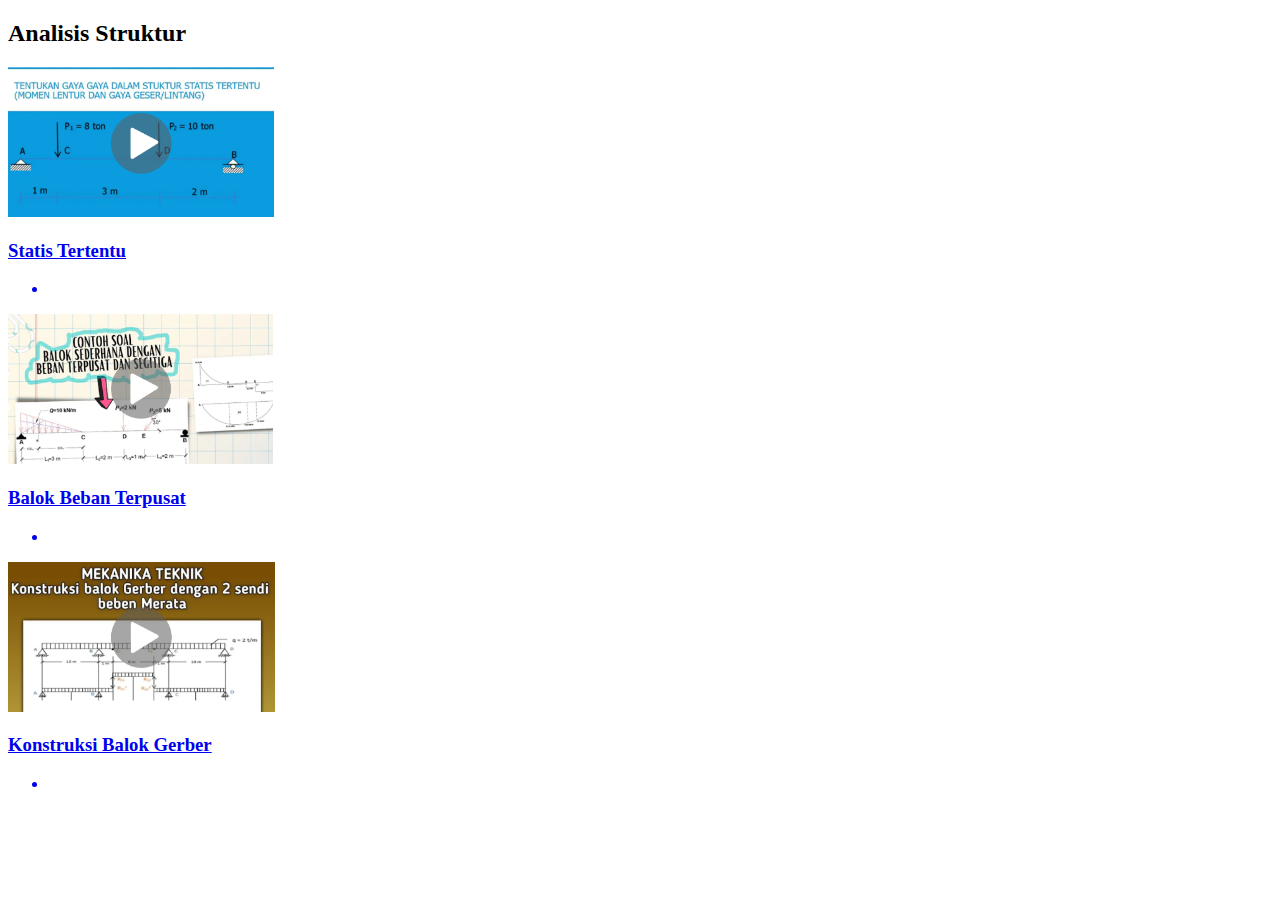
<file: subbab4.html>
<!DOCTYPE html>
<html lang="en">

<head>
  <meta charset="UTF-8">
  <meta name="viewport" content="width=device-width, initial-scale=1.0">
  <title>Document</title>
  <link href="https://cdn.jsdelivr.net/npm/bootstrap@5.3.2/dist/css/bootstrap.min.css" rel="stylesheet"
    integrity="sha384-T3c6CoIi6uLrA9TneNEoa7RxnatzjcDSCmG1MXxSR1GAsXEV/Dwwykc2MPK8M2HN" crossorigin="anonymous">
  <script src="https://cdn.jsdelivr.net/npm/bootstrap@5.3.2/dist/js/bootstrap.bundle.min.js"
    integrity="sha384-C6RzsynM9kWDrMNeT87bh95OGNyZPhcTNXj1NW7RuBCsyN/o0jlpcV8Qyq46cDfL"
    crossorigin="anonymous"></script>
</head>

<body>
  <div class="container px-4 py-5" id="custom-cards">
    <h2 class="pb-2 border-bottom">Analisis Struktur</h2>

    <div class="row row-cols-1 row-cols-lg-3 align-items-stretch g-4 py-5">


      <a href="https://youtu.be/e_anTGOhKGM?si=6ZZj951P_ZD-jU6K">
      <div class="col">
        <div class="card card-cover h-100  overflow-hidden text-bg-dark rounded-4 shadow-lg"
          style="background-color: white;">
          <div class="d-flex flex-column h-100 p-5 pb-3 text-white text-shadow-1">
            <img src="images//statis tertentu2.png" alt="" width="auto" height="150" class="">
            <h3 class="pt-5 mt-5 mb-8 display-6 lh-1 fw-bold">Statis Tertentu</h3>
            <ul class="d-flex list-unstyled mt-auto">
              <li class="me-auto">
                
              </li>
            </ul>
          </div>
        </div>
      </div>
      </a>
  

  
      <a href="https://youtu.be/BhNBw5jaIts?si=cFay-AlRk1i9USJz">
        <div class="col">
          <div class="card card-cover h-100  overflow-hidden text-bg-dark rounded-4 shadow-lg"
            style="background-color: white;">
            <div class="d-flex flex-column h-100 p-5 pb-3 text-white text-shadow-1">
              <img src="images//balok terpusat2.png" alt="" width="auto" height="150" class="">
              <h3 class="pt-5 mt-5 mb-8 display-6 lh-1 fw-bold">Balok Beban Terpusat</h3>
              <ul class="d-flex list-unstyled mt-auto">
                <li class="me-auto">
      
                </li>
              </ul>
            </div>
          </div>
        </div>
      </a>
  
      <a href="https://youtu.be/_42FDk8TJD8?si=tlUfmGwnaQWyFu32">
        <div class="col">
          <div class="card card-cover h-100  overflow-hidden text-bg-dark rounded-4 shadow-lg"
            style="background-color: white;">
            <div class="d-flex flex-column h-100 p-5 pb-3 text-white text-shadow-1">
              <img src="images//balok gerber2.png" alt="" width="auto" height="150" class="">
              <h3 class="pt-5 mt-5 mb-8 display-6 lh-1 fw-bold">Konstruksi Balok Gerber</h3>
              <ul class="d-flex list-unstyled mt-auto">
                <li class="me-auto">
      
                </li>
              </ul>
            </div>
          </div>
        </div>
      </a>


    </div>
  </div>    
</body>

</html>
</file>
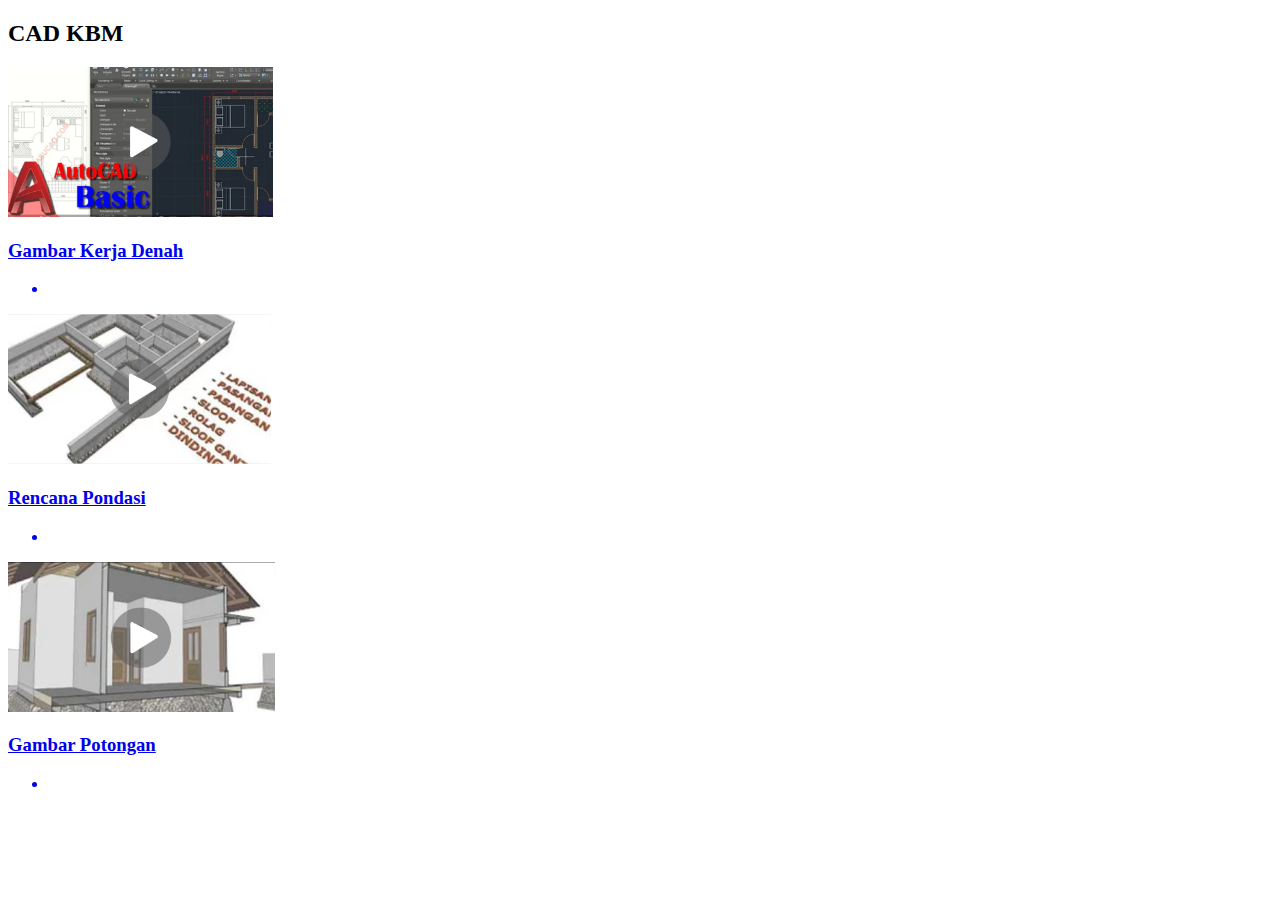
<file: subbab5.html>
<!DOCTYPE html>
<html lang="en">

<head>
  <meta charset="UTF-8">
  <meta name="viewport" content="width=device-width, initial-scale=1.0">
  <title>Document</title>
  <link href="https://cdn.jsdelivr.net/npm/bootstrap@5.3.2/dist/css/bootstrap.min.css" rel="stylesheet"
    integrity="sha384-T3c6CoIi6uLrA9TneNEoa7RxnatzjcDSCmG1MXxSR1GAsXEV/Dwwykc2MPK8M2HN" crossorigin="anonymous">
  <script src="https://cdn.jsdelivr.net/npm/bootstrap@5.3.2/dist/js/bootstrap.bundle.min.js"
    integrity="sha384-C6RzsynM9kWDrMNeT87bh95OGNyZPhcTNXj1NW7RuBCsyN/o0jlpcV8Qyq46cDfL"
    crossorigin="anonymous"></script>
</head>

<body>
  <div class="container px-4 py-5" id="custom-cards">
    <h2 class="pb-2 border-bottom">CAD KBM</h2>

    <div class="row row-cols-1 row-cols-lg-3 align-items-stretch g-4 py-5">


      <a href="https://youtu.be/VfSOPn2NcT8?si=aTZ5uwKymDGDRpyM">
      <div class="col">
        <div class="card card-cover h-100  overflow-hidden text-bg-dark rounded-4 shadow-lg"
          style="background-color: white;">
          <div class="d-flex flex-column h-100 p-5 pb-3 text-white text-shadow-1">
            <img src="images//denah2].png" alt="" width="auto" height="150" class="">
            <h3 class="pt-5 mt-5 mb-8 display-6 lh-1 fw-bold">Gambar Kerja Denah</h3>
            <ul class="d-flex list-unstyled mt-auto">
              <li class="me-auto">
                
              </li>
            </ul>
          </div>
        </div>
      </div>
      </a>
  

  
      <a href="https://youtu.be/-RQW-RlpWxY?si=dQbsfoVH8ZhYD7sV">
        <div class="col">
          <div class="card card-cover h-100  overflow-hidden text-bg-dark rounded-4 shadow-lg"
            style="background-color: white;">
            <div class="d-flex flex-column h-100 p-5 pb-3 text-white text-shadow-1">
              <img src="images//pondasi 2.png" alt="" width="auto" height="150" class="">
              <h3 class="pt-5 mt-5 mb-8 display-6 lh-1 fw-bold">Rencana Pondasi</h3>
              <ul class="d-flex list-unstyled mt-auto">
                <li class="me-auto">
      
                </li>
              </ul>
            </div>
          </div>
        </div>
      </a>
  
      <a href="https://youtu.be/RN10GobTskI?si=s_TN0kX9DCpcJLfb">
        <div class="col">
          <div class="card card-cover h-100  overflow-hidden text-bg-dark rounded-4 shadow-lg"
            style="background-color: white;">
            <div class="d-flex flex-column h-100 p-5 pb-3 text-white text-shadow-1">
              <img src="images//potongan2.png" alt="" width="auto" height="150" class="">
              <h3 class="pt-5 mt-5 mb-8 display-6 lh-1 fw-bold">Gambar Potongan </h3>
              <ul class="d-flex list-unstyled mt-auto">
                <li class="me-auto">
      
                </li>
              </ul>
            </div>
          </div>
        </div>
      </a>


    </div>
  </div>    
</body>

</html>
</file>
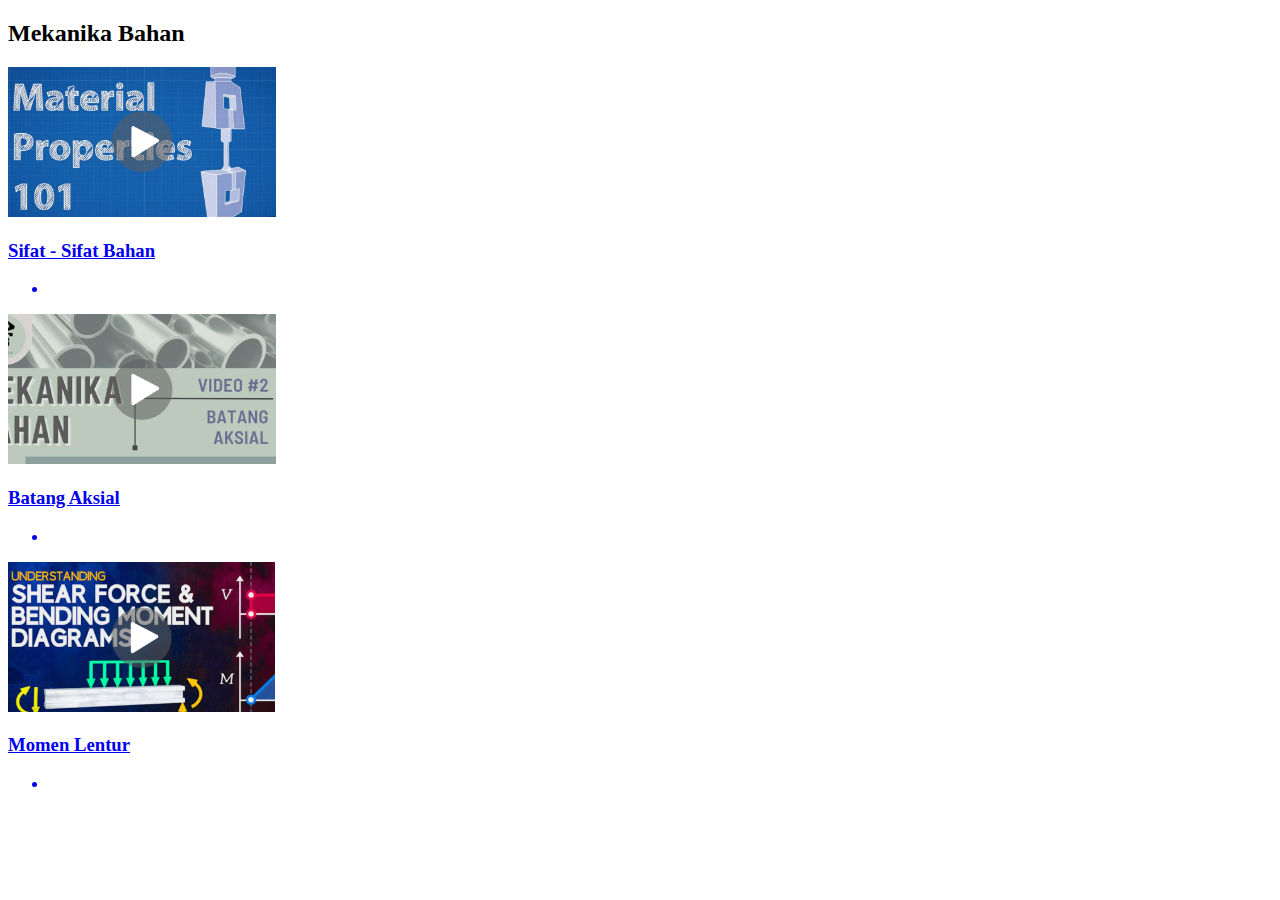
<file: subbab6.html>
<!DOCTYPE html>
<html lang="en">

<head>
  <meta charset="UTF-8">
  <meta name="viewport" content="width=device-width, initial-scale=1.0">
  <title>Document</title>
  <link href="https://cdn.jsdelivr.net/npm/bootstrap@5.3.2/dist/css/bootstrap.min.css" rel="stylesheet"
    integrity="sha384-T3c6CoIi6uLrA9TneNEoa7RxnatzjcDSCmG1MXxSR1GAsXEV/Dwwykc2MPK8M2HN" crossorigin="anonymous">
  <script src="https://cdn.jsdelivr.net/npm/bootstrap@5.3.2/dist/js/bootstrap.bundle.min.js"
    integrity="sha384-C6RzsynM9kWDrMNeT87bh95OGNyZPhcTNXj1NW7RuBCsyN/o0jlpcV8Qyq46cDfL"
    crossorigin="anonymous"></script>
</head>

<body>
  <div class="container px-4 py-5" id="custom-cards">
    <h2 class="pb-2 border-bottom">Mekanika Bahan</h2>

    <div class="row row-cols-1 row-cols-lg-3 align-items-stretch g-4 py-5">


      <a href="https://youtu.be/BHZALtqAjeM?si=hFgVmlnsj4zEgXhx">
      <div class="col">
        <div class="card card-cover h-100  overflow-hidden text-bg-dark rounded-4 shadow-lg"
          style="background-color: white;">
          <div class="d-flex flex-column h-100 p-5 pb-3 text-white text-shadow-1">
            <img src="images//sifat bahan2.png" alt="" width="auto" height="150" class="">
            <h3 class="pt-5 mt-5 mb-8 display-6 lh-1 fw-bold">Sifat - Sifat Bahan</h3>
            <ul class="d-flex list-unstyled mt-auto">
              <li class="me-auto">
                
              </li>
            </ul>
          </div>
        </div>
      </div>
      </a>
  

  
      <a href="https://youtu.be/pGzZWh4Ry88?si=6W-sKkwtCSKKrXPx">
        <div class="col">
          <div class="card card-cover h-100  overflow-hidden text-bg-dark rounded-4 shadow-lg"
            style="background-color: white;">
            <div class="d-flex flex-column h-100 p-5 pb-3 text-white text-shadow-1">
              <img src="images//aksial2.png" alt="" width="auto" height="150" class="">
              <h3 class="pt-5 mt-5 mb-8 display-6 lh-1 fw-bold">Batang Aksial</h3>
              <ul class="d-flex list-unstyled mt-auto">
                <li class="me-auto">
      
                </li>
              </ul>
            </div>
          </div>
        </div>
      </a>
  
      <a href="https://youtu.be/C-FEVzI8oe8?si=k18Gny13doYtZ7UE">
        <div class="col">
          <div class="card card-cover h-100  overflow-hidden text-bg-dark rounded-4 shadow-lg"
            style="background-color: white;">
            <div class="d-flex flex-column h-100 p-5 pb-3 text-white text-shadow-1">
              <img src="images//momen2.png" alt="" width="auto" height="150" class="">
              <h3 class="pt-5 mt-5 mb-8 display-6 lh-1 fw-bold">Momen Lentur</h3>
              <ul class="d-flex list-unstyled mt-auto">
                <li class="me-auto">
      
                </li>
              </ul>
            </div>
          </div>
        </div>
      </a>


    </div>
  </div>    
</body>

</html>
</file>
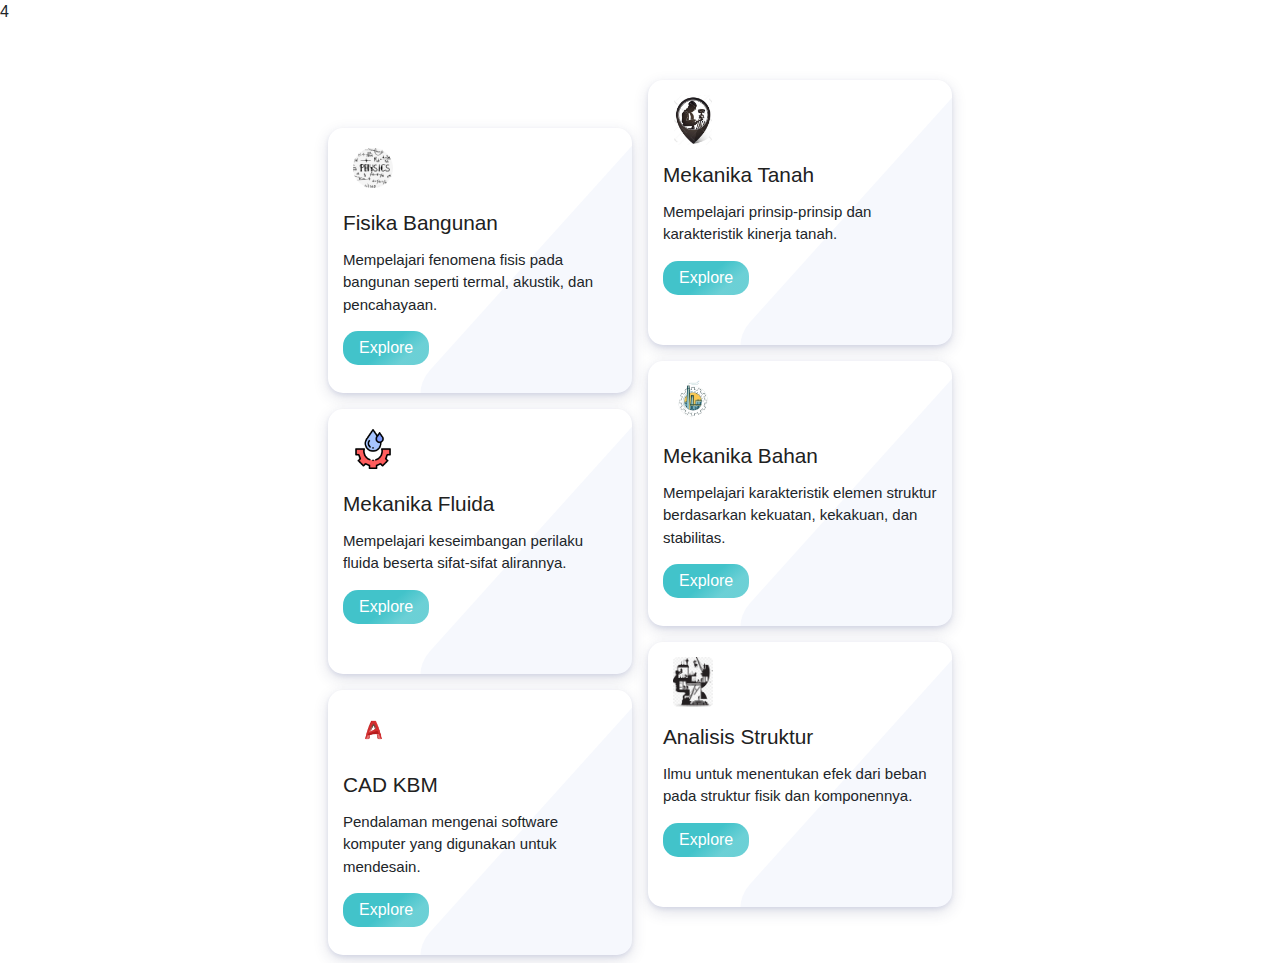
<file: test2.html>
<!DOCTYPE html>
<html lang="en">
<head>
  <meta charset="UTF-8">
  <meta name="viewport" content="width=device-width, initial-scale=1.0">
  <title>Document</title>
  <link rel="stylesheet" href="https://maxcdn.bootstrapcdn.com/bootstrap/4.3.1/css/bootstrap.min.css">4  
</head>
<body>

  <style>
    .section_our_solution .row {
  align-items: center;
}

.our_solution_category {
  display: flex;
  flex-direction: row;
  flex-wrap: wrap;
}
.our_solution_category .solution_cards_box {
  display: flex;
  flex-direction: column;
  justify-content: center;
}
.solution_cards_box .solution_card {
  flex: 0 50%;
  background: #fff;
  box-shadow: 0 2px 4px 0 rgba(136, 144, 195, 0.2),
    0 5px 15px 0 rgba(37, 44, 97, 0.15);
  border-radius: 15px;
  margin: 8px;
  padding: 10px 15px;
  position: relative;
  z-index: 1;
  overflow: hidden;
  min-height: 265px;
  transition: 0.7s;
}

.solution_cards_box .solution_card:hover {
  background: #309df0;
  color: #fff;
  transform: scale(1.1);
  z-index: 9;
}

.solution_cards_box .solution_card:hover::before {
  background: rgb(85 108 214 / 10%);
}

.solution_cards_box .solution_card:hover .solu_title h3,
.solution_cards_box .solution_card:hover .solu_description p {
  color: #fff;
}

.solution_cards_box .solution_card:before {
  content: "";
  position: absolute;
  background: rgb(85 108 214 / 5%);
  width: 170px;
  height: 400px;
  z-index: -1;
  transform: rotate(42deg);
  right: -56px;
  top: -23px;
  border-radius: 35px;
}

.solution_cards_box .solution_card:hover .solu_description button {
  background: #fff !important;
  color: #309df0;
}

.solution_card .so_top_icon {
}

.solution_card .solu_title h3 {
  color: #212121;
  font-size: 1.3rem;
  margin-top: 13px;
  margin-bottom: 13px;
}

.solution_card .solu_description p {
  font-size: 15px;
  margin-bottom: 15px;
}

.solution_card .solu_description button {
  border: 0;
  border-radius: 15px;
  background: linear-gradient(
    140deg,
    #42c3ca 0%,
    #42c3ca 50%,
    #42c3cac7 75%
  ) !important;
  color: #fff;
  font-weight: 500;
  font-size: 1rem;
  padding: 5px 16px;
}

.our_solution_content h1 {
  text-transform: capitalize;
  margin-bottom: 1rem;
  font-size: 2.5rem;
}
.our_solution_content p {
}

.hover_color_bubble {
  position: absolute;
  background: rgb(54 81 207 / 15%);
  width: 100rem;
  height: 100rem;
  left: 0;
  right: 0;
  z-index: -1;
  top: 16rem;
  border-radius: 50%;
  transform: rotate(-36deg);
  left: -18rem;
  transition: 0.7s;
}

.solution_cards_box .solution_card:hover .hover_color_bubble {
  top: 0rem;
}

.solution_cards_box .solution_card .so_top_icon {
  width: 60px;
  height: 60px;
  border-radius: 50%;
  background: #fff;
  overflow: hidden;
  display: flex;
  align-items: center;
  justify-content: center;
}

.solution_cards_box .solution_card .so_top_icon img {
  width: 40px;
  height: 50px;
  object-fit: contain;
}

/*start media query*/
@media screen and (min-width: 320px) {
  .sol_card_top_3 {
    position: relative;
    top: 0;
  }

  .our_solution_category {
    width: 100%;
    margin: 0 auto;
  }

  .our_solution_category .solution_cards_box {
    flex: auto;
  }
}
@media only screen and (min-width: 768px) {
  .our_solution_category .solution_cards_box {
    flex: 1;
  }
}
@media only screen and (min-width: 1024px) {
  .sol_card_top_3 {
    position: relative;
    top: -3rem;
  }
  .our_solution_category {
    width: 50%;
    margin: 0 auto;
  }
}

  </style>
  <br><br><br><br><br>
  
  
  <div class="section_our_solution">
    <div class="row">
      <div class="col-lg-12 col-md-12 col-sm-12">
        <div class="our_solution_category">
          <div class="solution_cards_box">
            <div class="solution_card">
              <div class="hover_color_bubble"></div>
              <div class="so_top_icon" src="images/fisbang new.jpg">
                <img src="images/fisbang new.jpg"
                <svg id="Layer_1" enable-background="new 0 0 512 512" height="50" viewBox="0 0 512 512" width="40"
                  xmlns="http://www.w3.org/2000/svg">
                  <g>
                    <g>
                      <g>
                        <g>
                          <path
                            d="m47.478 452.317 295.441 19.76c5.511.369 10.277-3.8 10.645-9.31l28.393-424.517c.369-5.511-3.8-10.276-9.31-10.645l-295.441-19.76c-5.511-.369-10.276 3.8-10.645 9.31l-28.394 424.517c-.368 5.511 3.8 10.277 9.311 10.645z"
                            fill="#fae19e" />
                        </g>
                        <g>
                          <g>
                            <g>
                              <g>
                                <g>
                                  <path
                                    d="m17.5 504.177h226.14l79.96-79.605v-355.86c0-5.523-4.477-10-10-10h-296.1c-5.523 0-10 4.477-10 10v425.466c0 5.522 4.477 9.999 10 9.999z"
                                    fill="#fff9e9" />
                                </g>
                                <path
                                  d="m313.601 58.712h-40c5.523 0 10 4.477 10 10v355.861l-.258 40.078 40.258-40.078v-355.861c0-5.523-4.477-10-10-10z"
                                  fill="#fff4d6" />
                              </g>
                            </g>
                          </g>
                          <path d="m243.64 504.177v-70.253c0-5.523 4.477-10 10-10h69.96z" fill="#ffeec2" />
                        </g>
                      </g>
                      <g>
                        <path
                          d="m468.636 248.58-33.372.165v-50.826c0-9.183 7.463-16.662 16.673-16.708h.007c9.217-.046 16.693 7.371 16.693 16.562v50.807z"
                          fill="#fed23a" />
                        <path
                          d="m451.96 504.177c-10.362-10.277-16.196-24.263-16.208-38.857l-.062-73.973c0-.644.524-1.169 1.171-1.173l30.038-.149c.647-.003 1.171.517 1.171 1.161l.062 74.079c.012 14.531-5.749 28.472-16.015 38.756z"
                          fill="#54b1ff" />
                        <path
                          d="m451.959 469.333h-.01c-14.434.072-26.14-11.542-26.14-25.935v-213.527c0-6.778 5.477-12.283 12.255-12.316l27.626-.137c6.826-.034 12.378 5.49 12.378 12.316v213.436c0 14.38-11.687 26.091-26.109 26.163z"
                          fill="#fdf385" />
                        <path
                          d="m465.69 217.417-23.769.118c6.037.79 10.708 5.94 10.708 12.198v213.437c0 9.823-5.455 18.397-13.507 22.87 3.79 2.115 8.164 3.317 12.826 3.293h.01c14.422-.072 26.109-11.783 26.109-26.163v-213.436c.001-6.826-5.551-12.351-12.377-12.317z"
                          fill="#faee6e" />
                        <path
                          d="m491.274 247.925-71.615.355c-7.305.036-13.226 5.968-13.226 13.248 0 7.281 5.921 13.153 13.226 13.117l58.389-.29v77.489c0 7.281 5.921 13.153 13.226 13.117 7.305-.036 13.226-5.968 13.226-13.248v-90.672c0-7.28-5.922-13.152-13.226-13.116z"
                          fill="#54b1ff" />
                        <g>
                          <path
                            d="m491.274 247.925-38.441.188-.167 26.311 25.381-.067v77.489c0 7.281 5.921 13.153 13.226 13.117 7.305-.036 13.226-5.968 13.226-13.248v-90.672c.001-7.282-5.921-13.154-13.225-13.118z"
                            fill="#3da7ff" />
                        </g>
                      </g>
                    </g>
                    <g fill="#060606">
                      <path
                        d="m373.147 20.122-295.44-19.761c-9.631-.638-17.984 6.665-18.629 16.293l-2.311 34.557h-39.267c-9.649 0-17.5 7.851-17.5 17.5v425.466c0 9.649 7.851 17.5 17.5 17.5h226.141c1.96 0 3.902-.801 5.292-2.185l34.138-33.987c.347.074.701.133 1.065.157l58.282 3.898c9.302.614 18.005-6.952 18.629-16.293l28.393-424.515c.639-9.528-6.766-17.993-16.293-18.63zm-122.006 465.902v-52.1c0-1.378 1.122-2.5 2.5-2.5h51.9zm94.939-23.757c-.244 1.51-1.131 2.286-2.66 2.327l-46.28-3.096 31.752-31.611c1.414-1.407 2.209-3.32 2.209-5.315v-355.86c0-9.649-7.851-17.5-17.5-17.5h-77.993c-9.697 0-9.697 15 0 15h77.993c1.379 0 2.5 1.122 2.5 2.5v347.712h-62.46c-9.649 0-17.5 7.851-17.5 17.5v62.753h-218.641c-1.378 0-2.5-1.122-2.5-2.5v-425.465c0-1.378 1.122-2.5 2.5-2.5h178.168c9.697 0 9.697-15 0-15h-123.868l2.244-33.556c.244-1.511 1.131-2.286 2.661-2.327l295.44 19.76c1.511.244 2.287 1.131 2.328 2.661z" />
                      <path
                        d="m267.827 237.047h-204.553c-4.142 0-7.5 3.358-7.5 7.5s3.358 7.5 7.5 7.5h204.553c4.143 0 7.5-3.358 7.5-7.5s-3.357-7.5-7.5-7.5z" />
                      <path
                        d="m267.827 289.332h-204.553c-4.142 0-7.5 3.358-7.5 7.5s3.358 7.5 7.5 7.5h204.553c4.143 0 7.5-3.358 7.5-7.5s-3.357-7.5-7.5-7.5z" />
                      <path
                        d="m55.774 192.262c0 4.142 3.358 7.5 7.5 7.5h204.553c4.143 0 7.5-3.358 7.5-7.5s-3.357-7.5-7.5-7.5h-204.553c-4.142 0-7.5 3.358-7.5 7.5z" />
                      <path
                        d="m91.807 139.977c0 4.142 3.358 7.5 7.5 7.5h132.487c4.142 0 7.5-3.358 7.5-7.5s-3.358-7.5-7.5-7.5h-132.487c-4.142 0-7.5 3.358-7.5 7.5z" />
                      <path
                        d="m194.755 438.787c-13.489.036-26.978.065-40.467.086-4.534.007-9.067.013-13.6.016-8.215.006-13.75-1.643-15.59-10.679-1.556-7.64-12.364-6.613-14.464 0-5.19 16.337-13.774 9.936-18.582-1.053-4.797-10.963-6.027-23.233-8.122-34.9-1.54-8.573-14.506-6.17-14.732 1.994-.298 10.751-1.302 21.331-4.031 31.758-2.815 10.758-7.034 21.097-11.222 31.376-3.651 8.961 10.867 12.816 14.464 3.988 3.711-9.108 7.427-18.266 10.193-27.714 5.14 12.36 15.774 26.34 30.927 18.101 2.819-1.533 5.452-3.712 7.763-6.253 7.88 9.106 19.609 8.388 30.584 8.375 15.627-.02 31.254-.054 46.881-.095 9.649-.025 9.667-15.025-.002-15z" />
                      <path
                        d="m505.932 246.439c-3.897-3.878-9.255-5.867-14.695-6.014l-5.668.028v-10.719c0-6.529-3.878-13.427-9.433-16.862v-15.098c0-31.069-48.372-30.934-48.372.146v15.1c-5.659 3.498-9.455 9.741-9.455 16.852v10.982c-24.966 1.7-25.037 39.745.028 41.232.16 33.575.152 66.6-.028 100.737-.049 9.414 14.949 9.966 15 .079.18-34.166.188-67.22.029-100.823l37.211-.185s-.048 110.848-.048 160.784c0 24.338-37.219 24.5-37.219-.253l.013-13.677c.585-9.68-14.387-10.583-14.973-.904v12.834c0 11 3.402 20.316 9.988 26.869.586 15.693 7.198 30.878 18.369 41.956 3.205 3.18 7.642 2.208 10.744-.182 11.365-11.385 17.769-26.394 18.169-42.414 4.951-4.931 9.908-9.896 9.908-26.896l.006-68.351c12.97 3.689 26.494-6.348 26.494-19.946v-90.672c0-5.523-2.155-10.709-6.068-14.603zm-72.623-5.727v-10.841c0-2.219 1.523-4.08 3.573-4.633l30.025-.149c.84.208 1.615.605 2.243 1.231.915.911 1.419 2.123 1.419 3.414v10.794zm18.671-52c4.604 0 9.155 4.514 9.155 9.062v12.166l-18.372.091v-12.111c.001-5.053 4.133-9.183 9.217-9.208zm-.011 303.901c-3.487-4.942-6.009-10.531-7.417-16.406 2.322.503 4.674.765 7.027.765 2.627 0 5.253-.326 7.839-.957-1.374 5.964-3.892 11.587-7.449 16.598zm45.031-140.899c0 7.101-11.452 7.66-11.452.131 0 0 .013-70.974.021-77.48.005-4.196-3.483-7.509-7.558-7.509l-58.389.29c-7.242 0-7.073-11.331.074-11.366l71.615-.355c3.463.295 5.359 2.168 5.688 5.617v90.672z" />
                    </g>
                  </g>
                </svg>
              </div>
              <div class="solu_title">
                <h3>Fisika Bangunan</h3>
              </div>
              <div class="solu_description">
                <p>
                  Mempelajari fenomena fisis pada bangunan seperti termal, akustik, dan pencahayaan.
                </p>
                <a href="subbab1.html"><button type="button" class="read_more_btn">Explore</button></a>
                
              </div>
            </div>
            <div class="solution_card">
              <div class="hover_color_bubble"></div>
              <div class="so_top_icon" src="images/mekfluid new.png">
              <img src="images/mekfluid new.png"
              <svg id="Layer_1" enable-background="new 0 0 512 512" height="50" viewBox="0 0 512 512" width="40"
                  xmlns="http://www.w3.org/2000/svg">
                  <g>
                    <g>
                      <g>
                        <g>
                          <path
                            d="m47.478 452.317 295.441 19.76c5.511.369 10.277-3.8 10.645-9.31l28.393-424.517c.369-5.511-3.8-10.276-9.31-10.645l-295.441-19.76c-5.511-.369-10.276 3.8-10.645 9.31l-28.394 424.517c-.368 5.511 3.8 10.277 9.311 10.645z"
                            fill="#fae19e" />
                        </g>
                        <g>
                          <g>
                            <g>
                              <g>
                                <g>
                                  <path
                                    d="m17.5 504.177h226.14l79.96-79.605v-355.86c0-5.523-4.477-10-10-10h-296.1c-5.523 0-10 4.477-10 10v425.466c0 5.522 4.477 9.999 10 9.999z"
                                    fill="#fff9e9" />
                                </g>
                                <path
                                  d="m313.601 58.712h-40c5.523 0 10 4.477 10 10v355.861l-.258 40.078 40.258-40.078v-355.861c0-5.523-4.477-10-10-10z"
                                  fill="#fff4d6" />
                              </g>
                            </g>
                          </g>
                          <path d="m243.64 504.177v-70.253c0-5.523 4.477-10 10-10h69.96z" fill="#ffeec2" />
                        </g>
                      </g>
                      <g>
                        <path
                          d="m468.636 248.58-33.372.165v-50.826c0-9.183 7.463-16.662 16.673-16.708h.007c9.217-.046 16.693 7.371 16.693 16.562v50.807z"
                          fill="#fed23a" />
                        <path
                          d="m451.96 504.177c-10.362-10.277-16.196-24.263-16.208-38.857l-.062-73.973c0-.644.524-1.169 1.171-1.173l30.038-.149c.647-.003 1.171.517 1.171 1.161l.062 74.079c.012 14.531-5.749 28.472-16.015 38.756z"
                          fill="#54b1ff" />
                        <path
                          d="m451.959 469.333h-.01c-14.434.072-26.14-11.542-26.14-25.935v-213.527c0-6.778 5.477-12.283 12.255-12.316l27.626-.137c6.826-.034 12.378 5.49 12.378 12.316v213.436c0 14.38-11.687 26.091-26.109 26.163z"
                          fill="#fdf385" />
                        <path
                          d="m465.69 217.417-23.769.118c6.037.79 10.708 5.94 10.708 12.198v213.437c0 9.823-5.455 18.397-13.507 22.87 3.79 2.115 8.164 3.317 12.826 3.293h.01c14.422-.072 26.109-11.783 26.109-26.163v-213.436c.001-6.826-5.551-12.351-12.377-12.317z"
                          fill="#faee6e" />
                        <path
                          d="m491.274 247.925-71.615.355c-7.305.036-13.226 5.968-13.226 13.248 0 7.281 5.921 13.153 13.226 13.117l58.389-.29v77.489c0 7.281 5.921 13.153 13.226 13.117 7.305-.036 13.226-5.968 13.226-13.248v-90.672c0-7.28-5.922-13.152-13.226-13.116z"
                          fill="#54b1ff" />
                        <g>
                          <path
                            d="m491.274 247.925-38.441.188-.167 26.311 25.381-.067v77.489c0 7.281 5.921 13.153 13.226 13.117 7.305-.036 13.226-5.968 13.226-13.248v-90.672c.001-7.282-5.921-13.154-13.225-13.118z"
                            fill="#3da7ff" />
                        </g>
                      </g>
                    </g>
                    <g fill="#060606">
                      <path
                        d="m373.147 20.122-295.44-19.761c-9.631-.638-17.984 6.665-18.629 16.293l-2.311 34.557h-39.267c-9.649 0-17.5 7.851-17.5 17.5v425.466c0 9.649 7.851 17.5 17.5 17.5h226.141c1.96 0 3.902-.801 5.292-2.185l34.138-33.987c.347.074.701.133 1.065.157l58.282 3.898c9.302.614 18.005-6.952 18.629-16.293l28.393-424.515c.639-9.528-6.766-17.993-16.293-18.63zm-122.006 465.902v-52.1c0-1.378 1.122-2.5 2.5-2.5h51.9zm94.939-23.757c-.244 1.51-1.131 2.286-2.66 2.327l-46.28-3.096 31.752-31.611c1.414-1.407 2.209-3.32 2.209-5.315v-355.86c0-9.649-7.851-17.5-17.5-17.5h-77.993c-9.697 0-9.697 15 0 15h77.993c1.379 0 2.5 1.122 2.5 2.5v347.712h-62.46c-9.649 0-17.5 7.851-17.5 17.5v62.753h-218.641c-1.378 0-2.5-1.122-2.5-2.5v-425.465c0-1.378 1.122-2.5 2.5-2.5h178.168c9.697 0 9.697-15 0-15h-123.868l2.244-33.556c.244-1.511 1.131-2.286 2.661-2.327l295.44 19.76c1.511.244 2.287 1.131 2.328 2.661z" />
                      <path
                        d="m267.827 237.047h-204.553c-4.142 0-7.5 3.358-7.5 7.5s3.358 7.5 7.5 7.5h204.553c4.143 0 7.5-3.358 7.5-7.5s-3.357-7.5-7.5-7.5z" />
                      <path
                        d="m267.827 289.332h-204.553c-4.142 0-7.5 3.358-7.5 7.5s3.358 7.5 7.5 7.5h204.553c4.143 0 7.5-3.358 7.5-7.5s-3.357-7.5-7.5-7.5z" />
                      <path
                        d="m55.774 192.262c0 4.142 3.358 7.5 7.5 7.5h204.553c4.143 0 7.5-3.358 7.5-7.5s-3.357-7.5-7.5-7.5h-204.553c-4.142 0-7.5 3.358-7.5 7.5z" />
                      <path
                        d="m91.807 139.977c0 4.142 3.358 7.5 7.5 7.5h132.487c4.142 0 7.5-3.358 7.5-7.5s-3.358-7.5-7.5-7.5h-132.487c-4.142 0-7.5 3.358-7.5 7.5z" />
                      <path
                        d="m194.755 438.787c-13.489.036-26.978.065-40.467.086-4.534.007-9.067.013-13.6.016-8.215.006-13.75-1.643-15.59-10.679-1.556-7.64-12.364-6.613-14.464 0-5.19 16.337-13.774 9.936-18.582-1.053-4.797-10.963-6.027-23.233-8.122-34.9-1.54-8.573-14.506-6.17-14.732 1.994-.298 10.751-1.302 21.331-4.031 31.758-2.815 10.758-7.034 21.097-11.222 31.376-3.651 8.961 10.867 12.816 14.464 3.988 3.711-9.108 7.427-18.266 10.193-27.714 5.14 12.36 15.774 26.34 30.927 18.101 2.819-1.533 5.452-3.712 7.763-6.253 7.88 9.106 19.609 8.388 30.584 8.375 15.627-.02 31.254-.054 46.881-.095 9.649-.025 9.667-15.025-.002-15z" />
                      <path
                        d="m505.932 246.439c-3.897-3.878-9.255-5.867-14.695-6.014l-5.668.028v-10.719c0-6.529-3.878-13.427-9.433-16.862v-15.098c0-31.069-48.372-30.934-48.372.146v15.1c-5.659 3.498-9.455 9.741-9.455 16.852v10.982c-24.966 1.7-25.037 39.745.028 41.232.16 33.575.152 66.6-.028 100.737-.049 9.414 14.949 9.966 15 .079.18-34.166.188-67.22.029-100.823l37.211-.185s-.048 110.848-.048 160.784c0 24.338-37.219 24.5-37.219-.253l.013-13.677c.585-9.68-14.387-10.583-14.973-.904v12.834c0 11 3.402 20.316 9.988 26.869.586 15.693 7.198 30.878 18.369 41.956 3.205 3.18 7.642 2.208 10.744-.182 11.365-11.385 17.769-26.394 18.169-42.414 4.951-4.931 9.908-9.896 9.908-26.896l.006-68.351c12.97 3.689 26.494-6.348 26.494-19.946v-90.672c0-5.523-2.155-10.709-6.068-14.603zm-72.623-5.727v-10.841c0-2.219 1.523-4.08 3.573-4.633l30.025-.149c.84.208 1.615.605 2.243 1.231.915.911 1.419 2.123 1.419 3.414v10.794zm18.671-52c4.604 0 9.155 4.514 9.155 9.062v12.166l-18.372.091v-12.111c.001-5.053 4.133-9.183 9.217-9.208zm-.011 303.901c-3.487-4.942-6.009-10.531-7.417-16.406 2.322.503 4.674.765 7.027.765 2.627 0 5.253-.326 7.839-.957-1.374 5.964-3.892 11.587-7.449 16.598zm45.031-140.899c0 7.101-11.452 7.66-11.452.131 0 0 .013-70.974.021-77.48.005-4.196-3.483-7.509-7.558-7.509l-58.389.29c-7.242 0-7.073-11.331.074-11.366l71.615-.355c3.463.295 5.359 2.168 5.688 5.617v90.672z" />
                    </g>
                  </g>
                </svg>
              </div>
              <div class="solu_title">
                <h3>Mekanika Fluida</h3>
              </div>
              <div class="solu_description">
                <p>
                  Mempelajari keseimbangan perilaku fluida beserta sifat-sifat alirannya.
                </p>
                <a href="subbab3.html"><button type="button" class="read_more_btn">Explore</button></a>
              </div>
            </div>
          </div>
          <!--  -->
          <div class="solution_cards_box sol_card_top_3">
            <div class="solution_card">
              <div class="hover_color_bubble"></div>
              <div class="so_top_icon" src="images/mektan new.jpg">
                <img src="images/mektan new.jpg"
                <svg id="Layer_1" enable-background="new 0 0 512 512" height="50" viewBox="0 0 512 512" width="40"
                  xmlns="http://www.w3.org/2000/svg">
                  <g>
                    <g>
                      <g>
                        <g>
                          <path
                            d="m47.478 452.317 295.441 19.76c5.511.369 10.277-3.8 10.645-9.31l28.393-424.517c.369-5.511-3.8-10.276-9.31-10.645l-295.441-19.76c-5.511-.369-10.276 3.8-10.645 9.31l-28.394 424.517c-.368 5.511 3.8 10.277 9.311 10.645z"
                            fill="#fae19e" />
                        </g>
                        <g>
                          <g>
                            <g>
                              <g>
                                <g>
                                  <path
                                    d="m17.5 504.177h226.14l79.96-79.605v-355.86c0-5.523-4.477-10-10-10h-296.1c-5.523 0-10 4.477-10 10v425.466c0 5.522 4.477 9.999 10 9.999z"
                                    fill="#fff9e9" />
                                </g>
                                <path
                                  d="m313.601 58.712h-40c5.523 0 10 4.477 10 10v355.861l-.258 40.078 40.258-40.078v-355.861c0-5.523-4.477-10-10-10z"
                                  fill="#fff4d6" />
                              </g>
                            </g>
                          </g>
                          <path d="m243.64 504.177v-70.253c0-5.523 4.477-10 10-10h69.96z" fill="#ffeec2" />
                        </g>
                      </g>
                      <g>
                        <path
                          d="m468.636 248.58-33.372.165v-50.826c0-9.183 7.463-16.662 16.673-16.708h.007c9.217-.046 16.693 7.371 16.693 16.562v50.807z"
                          fill="#fed23a" />
                        <path
                          d="m451.96 504.177c-10.362-10.277-16.196-24.263-16.208-38.857l-.062-73.973c0-.644.524-1.169 1.171-1.173l30.038-.149c.647-.003 1.171.517 1.171 1.161l.062 74.079c.012 14.531-5.749 28.472-16.015 38.756z"
                          fill="#54b1ff" />
                        <path
                          d="m451.959 469.333h-.01c-14.434.072-26.14-11.542-26.14-25.935v-213.527c0-6.778 5.477-12.283 12.255-12.316l27.626-.137c6.826-.034 12.378 5.49 12.378 12.316v213.436c0 14.38-11.687 26.091-26.109 26.163z"
                          fill="#fdf385" />
                        <path
                          d="m465.69 217.417-23.769.118c6.037.79 10.708 5.94 10.708 12.198v213.437c0 9.823-5.455 18.397-13.507 22.87 3.79 2.115 8.164 3.317 12.826 3.293h.01c14.422-.072 26.109-11.783 26.109-26.163v-213.436c.001-6.826-5.551-12.351-12.377-12.317z"
                          fill="#faee6e" />
                        <path
                          d="m491.274 247.925-71.615.355c-7.305.036-13.226 5.968-13.226 13.248 0 7.281 5.921 13.153 13.226 13.117l58.389-.29v77.489c0 7.281 5.921 13.153 13.226 13.117 7.305-.036 13.226-5.968 13.226-13.248v-90.672c0-7.28-5.922-13.152-13.226-13.116z"
                          fill="#54b1ff" />
                        <g>
                          <path
                            d="m491.274 247.925-38.441.188-.167 26.311 25.381-.067v77.489c0 7.281 5.921 13.153 13.226 13.117 7.305-.036 13.226-5.968 13.226-13.248v-90.672c.001-7.282-5.921-13.154-13.225-13.118z"
                            fill="#3da7ff" />
                        </g>
                      </g>
                    </g>
                    <g fill="#060606">
                      <path
                        d="m373.147 20.122-295.44-19.761c-9.631-.638-17.984 6.665-18.629 16.293l-2.311 34.557h-39.267c-9.649 0-17.5 7.851-17.5 17.5v425.466c0 9.649 7.851 17.5 17.5 17.5h226.141c1.96 0 3.902-.801 5.292-2.185l34.138-33.987c.347.074.701.133 1.065.157l58.282 3.898c9.302.614 18.005-6.952 18.629-16.293l28.393-424.515c.639-9.528-6.766-17.993-16.293-18.63zm-122.006 465.902v-52.1c0-1.378 1.122-2.5 2.5-2.5h51.9zm94.939-23.757c-.244 1.51-1.131 2.286-2.66 2.327l-46.28-3.096 31.752-31.611c1.414-1.407 2.209-3.32 2.209-5.315v-355.86c0-9.649-7.851-17.5-17.5-17.5h-77.993c-9.697 0-9.697 15 0 15h77.993c1.379 0 2.5 1.122 2.5 2.5v347.712h-62.46c-9.649 0-17.5 7.851-17.5 17.5v62.753h-218.641c-1.378 0-2.5-1.122-2.5-2.5v-425.465c0-1.378 1.122-2.5 2.5-2.5h178.168c9.697 0 9.697-15 0-15h-123.868l2.244-33.556c.244-1.511 1.131-2.286 2.661-2.327l295.44 19.76c1.511.244 2.287 1.131 2.328 2.661z" />
                      <path
                        d="m267.827 237.047h-204.553c-4.142 0-7.5 3.358-7.5 7.5s3.358 7.5 7.5 7.5h204.553c4.143 0 7.5-3.358 7.5-7.5s-3.357-7.5-7.5-7.5z" />
                      <path
                        d="m267.827 289.332h-204.553c-4.142 0-7.5 3.358-7.5 7.5s3.358 7.5 7.5 7.5h204.553c4.143 0 7.5-3.358 7.5-7.5s-3.357-7.5-7.5-7.5z" />
                      <path
                        d="m55.774 192.262c0 4.142 3.358 7.5 7.5 7.5h204.553c4.143 0 7.5-3.358 7.5-7.5s-3.357-7.5-7.5-7.5h-204.553c-4.142 0-7.5 3.358-7.5 7.5z" />
                      <path
                        d="m91.807 139.977c0 4.142 3.358 7.5 7.5 7.5h132.487c4.142 0 7.5-3.358 7.5-7.5s-3.358-7.5-7.5-7.5h-132.487c-4.142 0-7.5 3.358-7.5 7.5z" />
                      <path
                        d="m194.755 438.787c-13.489.036-26.978.065-40.467.086-4.534.007-9.067.013-13.6.016-8.215.006-13.75-1.643-15.59-10.679-1.556-7.64-12.364-6.613-14.464 0-5.19 16.337-13.774 9.936-18.582-1.053-4.797-10.963-6.027-23.233-8.122-34.9-1.54-8.573-14.506-6.17-14.732 1.994-.298 10.751-1.302 21.331-4.031 31.758-2.815 10.758-7.034 21.097-11.222 31.376-3.651 8.961 10.867 12.816 14.464 3.988 3.711-9.108 7.427-18.266 10.193-27.714 5.14 12.36 15.774 26.34 30.927 18.101 2.819-1.533 5.452-3.712 7.763-6.253 7.88 9.106 19.609 8.388 30.584 8.375 15.627-.02 31.254-.054 46.881-.095 9.649-.025 9.667-15.025-.002-15z" />
                      <path
                        d="m505.932 246.439c-3.897-3.878-9.255-5.867-14.695-6.014l-5.668.028v-10.719c0-6.529-3.878-13.427-9.433-16.862v-15.098c0-31.069-48.372-30.934-48.372.146v15.1c-5.659 3.498-9.455 9.741-9.455 16.852v10.982c-24.966 1.7-25.037 39.745.028 41.232.16 33.575.152 66.6-.028 100.737-.049 9.414 14.949 9.966 15 .079.18-34.166.188-67.22.029-100.823l37.211-.185s-.048 110.848-.048 160.784c0 24.338-37.219 24.5-37.219-.253l.013-13.677c.585-9.68-14.387-10.583-14.973-.904v12.834c0 11 3.402 20.316 9.988 26.869.586 15.693 7.198 30.878 18.369 41.956 3.205 3.18 7.642 2.208 10.744-.182 11.365-11.385 17.769-26.394 18.169-42.414 4.951-4.931 9.908-9.896 9.908-26.896l.006-68.351c12.97 3.689 26.494-6.348 26.494-19.946v-90.672c0-5.523-2.155-10.709-6.068-14.603zm-72.623-5.727v-10.841c0-2.219 1.523-4.08 3.573-4.633l30.025-.149c.84.208 1.615.605 2.243 1.231.915.911 1.419 2.123 1.419 3.414v10.794zm18.671-52c4.604 0 9.155 4.514 9.155 9.062v12.166l-18.372.091v-12.111c.001-5.053 4.133-9.183 9.217-9.208zm-.011 303.901c-3.487-4.942-6.009-10.531-7.417-16.406 2.322.503 4.674.765 7.027.765 2.627 0 5.253-.326 7.839-.957-1.374 5.964-3.892 11.587-7.449 16.598zm45.031-140.899c0 7.101-11.452 7.66-11.452.131 0 0 .013-70.974.021-77.48.005-4.196-3.483-7.509-7.558-7.509l-58.389.29c-7.242 0-7.073-11.331.074-11.366l71.615-.355c3.463.295 5.359 2.168 5.688 5.617v90.672z" />
                    </g>
                  </g>
                </svg>
              </div>
              <div class="solu_title">
                <h3>Mekanika Tanah</h3>
              </div>
              <div class="solu_description">
                <p>
                  Mempelajari prinsip-prinsip dan karakteristik kinerja tanah.
                </p>
                <a href="subbab2.html"><button type="button" class="read_more_btn">Explore</button></a>
              </div>
            </div>

            <div class="solution_card">
              <div class="hover_color_bubble"></div>
              <div class="so_top_icon" src="images/mekban_new-removebg-preview.png">
                <img src="images/mekban_new-removebg-preview.png"
                <svg id="Layer_1" enable-background="new 0 0 512 512" height="50" viewBox="0 0 512 512" width="40"
                  xmlns="http://www.w3.org/2000/svg">
                  <g>
                    <g>
                      <g>
                        <g>
                          <path
                            d="m47.478 452.317 295.441 19.76c5.511.369 10.277-3.8 10.645-9.31l28.393-424.517c.369-5.511-3.8-10.276-9.31-10.645l-295.441-19.76c-5.511-.369-10.276 3.8-10.645 9.31l-28.394 424.517c-.368 5.511 3.8 10.277 9.311 10.645z"
                            fill="#fae19e" />
                        </g>
                        <g>
                          <g>
                            <g>
                              <g>
                                <g>
                                  <path
                                    d="m17.5 504.177h226.14l79.96-79.605v-355.86c0-5.523-4.477-10-10-10h-296.1c-5.523 0-10 4.477-10 10v425.466c0 5.522 4.477 9.999 10 9.999z"
                                    fill="#fff9e9" />
                                </g>
                                <path
                                  d="m313.601 58.712h-40c5.523 0 10 4.477 10 10v355.861l-.258 40.078 40.258-40.078v-355.861c0-5.523-4.477-10-10-10z"
                                  fill="#fff4d6" />
                              </g>
                            </g>
                          </g>
                          <path d="m243.64 504.177v-70.253c0-5.523 4.477-10 10-10h69.96z" fill="#ffeec2" />
                        </g>
                      </g>
                      <g>
                        <path
                          d="m468.636 248.58-33.372.165v-50.826c0-9.183 7.463-16.662 16.673-16.708h.007c9.217-.046 16.693 7.371 16.693 16.562v50.807z"
                          fill="#fed23a" />
                        <path
                          d="m451.96 504.177c-10.362-10.277-16.196-24.263-16.208-38.857l-.062-73.973c0-.644.524-1.169 1.171-1.173l30.038-.149c.647-.003 1.171.517 1.171 1.161l.062 74.079c.012 14.531-5.749 28.472-16.015 38.756z"
                          fill="#54b1ff" />
                        <path
                          d="m451.959 469.333h-.01c-14.434.072-26.14-11.542-26.14-25.935v-213.527c0-6.778 5.477-12.283 12.255-12.316l27.626-.137c6.826-.034 12.378 5.49 12.378 12.316v213.436c0 14.38-11.687 26.091-26.109 26.163z"
                          fill="#fdf385" />
                        <path
                          d="m465.69 217.417-23.769.118c6.037.79 10.708 5.94 10.708 12.198v213.437c0 9.823-5.455 18.397-13.507 22.87 3.79 2.115 8.164 3.317 12.826 3.293h.01c14.422-.072 26.109-11.783 26.109-26.163v-213.436c.001-6.826-5.551-12.351-12.377-12.317z"
                          fill="#faee6e" />
                        <path
                          d="m491.274 247.925-71.615.355c-7.305.036-13.226 5.968-13.226 13.248 0 7.281 5.921 13.153 13.226 13.117l58.389-.29v77.489c0 7.281 5.921 13.153 13.226 13.117 7.305-.036 13.226-5.968 13.226-13.248v-90.672c0-7.28-5.922-13.152-13.226-13.116z"
                          fill="#54b1ff" />
                        <g>
                          <path
                            d="m491.274 247.925-38.441.188-.167 26.311 25.381-.067v77.489c0 7.281 5.921 13.153 13.226 13.117 7.305-.036 13.226-5.968 13.226-13.248v-90.672c.001-7.282-5.921-13.154-13.225-13.118z"
                            fill="#3da7ff" />
                        </g>
                      </g>
                    </g>
                    <g fill="#060606">
                      <path
                        d="m373.147 20.122-295.44-19.761c-9.631-.638-17.984 6.665-18.629 16.293l-2.311 34.557h-39.267c-9.649 0-17.5 7.851-17.5 17.5v425.466c0 9.649 7.851 17.5 17.5 17.5h226.141c1.96 0 3.902-.801 5.292-2.185l34.138-33.987c.347.074.701.133 1.065.157l58.282 3.898c9.302.614 18.005-6.952 18.629-16.293l28.393-424.515c.639-9.528-6.766-17.993-16.293-18.63zm-122.006 465.902v-52.1c0-1.378 1.122-2.5 2.5-2.5h51.9zm94.939-23.757c-.244 1.51-1.131 2.286-2.66 2.327l-46.28-3.096 31.752-31.611c1.414-1.407 2.209-3.32 2.209-5.315v-355.86c0-9.649-7.851-17.5-17.5-17.5h-77.993c-9.697 0-9.697 15 0 15h77.993c1.379 0 2.5 1.122 2.5 2.5v347.712h-62.46c-9.649 0-17.5 7.851-17.5 17.5v62.753h-218.641c-1.378 0-2.5-1.122-2.5-2.5v-425.465c0-1.378 1.122-2.5 2.5-2.5h178.168c9.697 0 9.697-15 0-15h-123.868l2.244-33.556c.244-1.511 1.131-2.286 2.661-2.327l295.44 19.76c1.511.244 2.287 1.131 2.328 2.661z" />
                      <path
                        d="m267.827 237.047h-204.553c-4.142 0-7.5 3.358-7.5 7.5s3.358 7.5 7.5 7.5h204.553c4.143 0 7.5-3.358 7.5-7.5s-3.357-7.5-7.5-7.5z" />
                      <path
                        d="m267.827 289.332h-204.553c-4.142 0-7.5 3.358-7.5 7.5s3.358 7.5 7.5 7.5h204.553c4.143 0 7.5-3.358 7.5-7.5s-3.357-7.5-7.5-7.5z" />
                      <path
                        d="m55.774 192.262c0 4.142 3.358 7.5 7.5 7.5h204.553c4.143 0 7.5-3.358 7.5-7.5s-3.357-7.5-7.5-7.5h-204.553c-4.142 0-7.5 3.358-7.5 7.5z" />
                      <path
                        d="m91.807 139.977c0 4.142 3.358 7.5 7.5 7.5h132.487c4.142 0 7.5-3.358 7.5-7.5s-3.358-7.5-7.5-7.5h-132.487c-4.142 0-7.5 3.358-7.5 7.5z" />
                      <path
                        d="m194.755 438.787c-13.489.036-26.978.065-40.467.086-4.534.007-9.067.013-13.6.016-8.215.006-13.75-1.643-15.59-10.679-1.556-7.64-12.364-6.613-14.464 0-5.19 16.337-13.774 9.936-18.582-1.053-4.797-10.963-6.027-23.233-8.122-34.9-1.54-8.573-14.506-6.17-14.732 1.994-.298 10.751-1.302 21.331-4.031 31.758-2.815 10.758-7.034 21.097-11.222 31.376-3.651 8.961 10.867 12.816 14.464 3.988 3.711-9.108 7.427-18.266 10.193-27.714 5.14 12.36 15.774 26.34 30.927 18.101 2.819-1.533 5.452-3.712 7.763-6.253 7.88 9.106 19.609 8.388 30.584 8.375 15.627-.02 31.254-.054 46.881-.095 9.649-.025 9.667-15.025-.002-15z" />
                      <path
                        d="m505.932 246.439c-3.897-3.878-9.255-5.867-14.695-6.014l-5.668.028v-10.719c0-6.529-3.878-13.427-9.433-16.862v-15.098c0-31.069-48.372-30.934-48.372.146v15.1c-5.659 3.498-9.455 9.741-9.455 16.852v10.982c-24.966 1.7-25.037 39.745.028 41.232.16 33.575.152 66.6-.028 100.737-.049 9.414 14.949 9.966 15 .079.18-34.166.188-67.22.029-100.823l37.211-.185s-.048 110.848-.048 160.784c0 24.338-37.219 24.5-37.219-.253l.013-13.677c.585-9.68-14.387-10.583-14.973-.904v12.834c0 11 3.402 20.316 9.988 26.869.586 15.693 7.198 30.878 18.369 41.956 3.205 3.18 7.642 2.208 10.744-.182 11.365-11.385 17.769-26.394 18.169-42.414 4.951-4.931 9.908-9.896 9.908-26.896l.006-68.351c12.97 3.689 26.494-6.348 26.494-19.946v-90.672c0-5.523-2.155-10.709-6.068-14.603zm-72.623-5.727v-10.841c0-2.219 1.523-4.08 3.573-4.633l30.025-.149c.84.208 1.615.605 2.243 1.231.915.911 1.419 2.123 1.419 3.414v10.794zm18.671-52c4.604 0 9.155 4.514 9.155 9.062v12.166l-18.372.091v-12.111c.001-5.053 4.133-9.183 9.217-9.208zm-.011 303.901c-3.487-4.942-6.009-10.531-7.417-16.406 2.322.503 4.674.765 7.027.765 2.627 0 5.253-.326 7.839-.957-1.374 5.964-3.892 11.587-7.449 16.598zm45.031-140.899c0 7.101-11.452 7.66-11.452.131 0 0 .013-70.974.021-77.48.005-4.196-3.483-7.509-7.558-7.509l-58.389.29c-7.242 0-7.073-11.331.074-11.366l71.615-.355c3.463.295 5.359 2.168 5.688 5.617v90.672z" />
                    </g>
                  </g>
                </svg>
              </div>
              <div class="solu_title">
                <h3>Mekanika Bahan</h3>
              </div>
              <div class="solu_description">
                <p>
                  Mempelajari karakteristik elemen struktur berdasarkan kekuatan, kekakuan, dan stabilitas.
                </p>
                <a href="subbab6.html"><button type="button" class="read_more_btn">Explore</button></a>
              </div>
            </div>
          </div>

          
        </div>
      </div>
    </div>
  </div>

  <div class="section_our_solution">
    <div class="row">
      <div class="col-lg-12 col-md-12 col-sm-12">
        <div class="our_solution_category">
          <div class="solution_cards_box">
            <div class="solution_card">
              <div class="hover_color_bubble"></div>
              <div class="so_top_icon" src="images/cad_new-removebg-preview.png">
                <img src="images/cad_new-removebg-preview.png"
                <svg id="Layer_1" enable-background="new 0 0 512 512" height="50" viewBox="0 0 512 512" width="40"
                  xmlns="http://www.w3.org/2000/svg">
                  <g>
                    <g>
                      <g>
                        <g>
                          <path
                            d="m47.478 452.317 295.441 19.76c5.511.369 10.277-3.8 10.645-9.31l28.393-424.517c.369-5.511-3.8-10.276-9.31-10.645l-295.441-19.76c-5.511-.369-10.276 3.8-10.645 9.31l-28.394 424.517c-.368 5.511 3.8 10.277 9.311 10.645z"
                            fill="#fae19e" />
                        </g>
                        <g>
                          <g>
                            <g>
                              <g>
                                <g>
                                  <path
                                    d="m17.5 504.177h226.14l79.96-79.605v-355.86c0-5.523-4.477-10-10-10h-296.1c-5.523 0-10 4.477-10 10v425.466c0 5.522 4.477 9.999 10 9.999z"
                                    fill="#fff9e9" />
                                </g>
                                <path
                                  d="m313.601 58.712h-40c5.523 0 10 4.477 10 10v355.861l-.258 40.078 40.258-40.078v-355.861c0-5.523-4.477-10-10-10z"
                                  fill="#fff4d6" />
                              </g>
                            </g>
                          </g>
                          <path d="m243.64 504.177v-70.253c0-5.523 4.477-10 10-10h69.96z" fill="#ffeec2" />
                        </g>
                      </g>
                      <g>
                        <path
                          d="m468.636 248.58-33.372.165v-50.826c0-9.183 7.463-16.662 16.673-16.708h.007c9.217-.046 16.693 7.371 16.693 16.562v50.807z"
                          fill="#fed23a" />
                        <path
                          d="m451.96 504.177c-10.362-10.277-16.196-24.263-16.208-38.857l-.062-73.973c0-.644.524-1.169 1.171-1.173l30.038-.149c.647-.003 1.171.517 1.171 1.161l.062 74.079c.012 14.531-5.749 28.472-16.015 38.756z"
                          fill="#54b1ff" />
                        <path
                          d="m451.959 469.333h-.01c-14.434.072-26.14-11.542-26.14-25.935v-213.527c0-6.778 5.477-12.283 12.255-12.316l27.626-.137c6.826-.034 12.378 5.49 12.378 12.316v213.436c0 14.38-11.687 26.091-26.109 26.163z"
                          fill="#fdf385" />
                        <path
                          d="m465.69 217.417-23.769.118c6.037.79 10.708 5.94 10.708 12.198v213.437c0 9.823-5.455 18.397-13.507 22.87 3.79 2.115 8.164 3.317 12.826 3.293h.01c14.422-.072 26.109-11.783 26.109-26.163v-213.436c.001-6.826-5.551-12.351-12.377-12.317z"
                          fill="#faee6e" />
                        <path
                          d="m491.274 247.925-71.615.355c-7.305.036-13.226 5.968-13.226 13.248 0 7.281 5.921 13.153 13.226 13.117l58.389-.29v77.489c0 7.281 5.921 13.153 13.226 13.117 7.305-.036 13.226-5.968 13.226-13.248v-90.672c0-7.28-5.922-13.152-13.226-13.116z"
                          fill="#54b1ff" />
                        <g>
                          <path
                            d="m491.274 247.925-38.441.188-.167 26.311 25.381-.067v77.489c0 7.281 5.921 13.153 13.226 13.117 7.305-.036 13.226-5.968 13.226-13.248v-90.672c.001-7.282-5.921-13.154-13.225-13.118z"
                            fill="#3da7ff" />
                        </g>
                      </g>
                    </g>
                    <g fill="#060606">
                      <path
                        d="m373.147 20.122-295.44-19.761c-9.631-.638-17.984 6.665-18.629 16.293l-2.311 34.557h-39.267c-9.649 0-17.5 7.851-17.5 17.5v425.466c0 9.649 7.851 17.5 17.5 17.5h226.141c1.96 0 3.902-.801 5.292-2.185l34.138-33.987c.347.074.701.133 1.065.157l58.282 3.898c9.302.614 18.005-6.952 18.629-16.293l28.393-424.515c.639-9.528-6.766-17.993-16.293-18.63zm-122.006 465.902v-52.1c0-1.378 1.122-2.5 2.5-2.5h51.9zm94.939-23.757c-.244 1.51-1.131 2.286-2.66 2.327l-46.28-3.096 31.752-31.611c1.414-1.407 2.209-3.32 2.209-5.315v-355.86c0-9.649-7.851-17.5-17.5-17.5h-77.993c-9.697 0-9.697 15 0 15h77.993c1.379 0 2.5 1.122 2.5 2.5v347.712h-62.46c-9.649 0-17.5 7.851-17.5 17.5v62.753h-218.641c-1.378 0-2.5-1.122-2.5-2.5v-425.465c0-1.378 1.122-2.5 2.5-2.5h178.168c9.697 0 9.697-15 0-15h-123.868l2.244-33.556c.244-1.511 1.131-2.286 2.661-2.327l295.44 19.76c1.511.244 2.287 1.131 2.328 2.661z" />
                      <path
                        d="m267.827 237.047h-204.553c-4.142 0-7.5 3.358-7.5 7.5s3.358 7.5 7.5 7.5h204.553c4.143 0 7.5-3.358 7.5-7.5s-3.357-7.5-7.5-7.5z" />
                      <path
                        d="m267.827 289.332h-204.553c-4.142 0-7.5 3.358-7.5 7.5s3.358 7.5 7.5 7.5h204.553c4.143 0 7.5-3.358 7.5-7.5s-3.357-7.5-7.5-7.5z" />
                      <path
                        d="m55.774 192.262c0 4.142 3.358 7.5 7.5 7.5h204.553c4.143 0 7.5-3.358 7.5-7.5s-3.357-7.5-7.5-7.5h-204.553c-4.142 0-7.5 3.358-7.5 7.5z" />
                      <path
                        d="m91.807 139.977c0 4.142 3.358 7.5 7.5 7.5h132.487c4.142 0 7.5-3.358 7.5-7.5s-3.358-7.5-7.5-7.5h-132.487c-4.142 0-7.5 3.358-7.5 7.5z" />
                      <path
                        d="m194.755 438.787c-13.489.036-26.978.065-40.467.086-4.534.007-9.067.013-13.6.016-8.215.006-13.75-1.643-15.59-10.679-1.556-7.64-12.364-6.613-14.464 0-5.19 16.337-13.774 9.936-18.582-1.053-4.797-10.963-6.027-23.233-8.122-34.9-1.54-8.573-14.506-6.17-14.732 1.994-.298 10.751-1.302 21.331-4.031 31.758-2.815 10.758-7.034 21.097-11.222 31.376-3.651 8.961 10.867 12.816 14.464 3.988 3.711-9.108 7.427-18.266 10.193-27.714 5.14 12.36 15.774 26.34 30.927 18.101 2.819-1.533 5.452-3.712 7.763-6.253 7.88 9.106 19.609 8.388 30.584 8.375 15.627-.02 31.254-.054 46.881-.095 9.649-.025 9.667-15.025-.002-15z" />
                      <path
                        d="m505.932 246.439c-3.897-3.878-9.255-5.867-14.695-6.014l-5.668.028v-10.719c0-6.529-3.878-13.427-9.433-16.862v-15.098c0-31.069-48.372-30.934-48.372.146v15.1c-5.659 3.498-9.455 9.741-9.455 16.852v10.982c-24.966 1.7-25.037 39.745.028 41.232.16 33.575.152 66.6-.028 100.737-.049 9.414 14.949 9.966 15 .079.18-34.166.188-67.22.029-100.823l37.211-.185s-.048 110.848-.048 160.784c0 24.338-37.219 24.5-37.219-.253l.013-13.677c.585-9.68-14.387-10.583-14.973-.904v12.834c0 11 3.402 20.316 9.988 26.869.586 15.693 7.198 30.878 18.369 41.956 3.205 3.18 7.642 2.208 10.744-.182 11.365-11.385 17.769-26.394 18.169-42.414 4.951-4.931 9.908-9.896 9.908-26.896l.006-68.351c12.97 3.689 26.494-6.348 26.494-19.946v-90.672c0-5.523-2.155-10.709-6.068-14.603zm-72.623-5.727v-10.841c0-2.219 1.523-4.08 3.573-4.633l30.025-.149c.84.208 1.615.605 2.243 1.231.915.911 1.419 2.123 1.419 3.414v10.794zm18.671-52c4.604 0 9.155 4.514 9.155 9.062v12.166l-18.372.091v-12.111c.001-5.053 4.133-9.183 9.217-9.208zm-.011 303.901c-3.487-4.942-6.009-10.531-7.417-16.406 2.322.503 4.674.765 7.027.765 2.627 0 5.253-.326 7.839-.957-1.374 5.964-3.892 11.587-7.449 16.598zm45.031-140.899c0 7.101-11.452 7.66-11.452.131 0 0 .013-70.974.021-77.48.005-4.196-3.483-7.509-7.558-7.509l-58.389.29c-7.242 0-7.073-11.331.074-11.366l71.615-.355c3.463.295 5.359 2.168 5.688 5.617v90.672z" />
                    </g>
                  </g>
                </svg>
              </div>
              <div class="solu_title">
                <h3>CAD KBM</h3>
              </div>
              <div class="solu_description">
                <p>
                  Pendalaman mengenai software komputer yang digunakan untuk mendesain.
                </p>
                <a href="subbab5.html"><button type="button" class="read_more_btn">Explore</button></a>
              </div>
            </div>


          </div>
          <!--  -->
          <div class="solution_cards_box sol_card_top_3">
            <div class="solution_card">
              <div class="hover_color_bubble"></div>
              <div class="so_top_icon" src="images/anstruk new.jpg">
                <img src="images/anstruk new.jpg"
                <svg id="Layer_1" enable-background="new 0 0 512 512" height="50" viewBox="0 0 512 512" width="40"
                  xmlns="http://www.w3.org/2000/svg">
                  <g>
                    <g>
                      <g>
                        <g>
                          <path
                            d="m47.478 452.317 295.441 19.76c5.511.369 10.277-3.8 10.645-9.31l28.393-424.517c.369-5.511-3.8-10.276-9.31-10.645l-295.441-19.76c-5.511-.369-10.276 3.8-10.645 9.31l-28.394 424.517c-.368 5.511 3.8 10.277 9.311 10.645z"
                            fill="#fae19e" />
                        </g>
                        <g>
                          <g>
                            <g>
                              <g>
                                <g>
                                  <path
                                    d="m17.5 504.177h226.14l79.96-79.605v-355.86c0-5.523-4.477-10-10-10h-296.1c-5.523 0-10 4.477-10 10v425.466c0 5.522 4.477 9.999 10 9.999z"
                                    fill="#fff9e9" />
                                </g>
                                <path
                                  d="m313.601 58.712h-40c5.523 0 10 4.477 10 10v355.861l-.258 40.078 40.258-40.078v-355.861c0-5.523-4.477-10-10-10z"
                                  fill="#fff4d6" />
                              </g>
                            </g>
                          </g>
                          <path d="m243.64 504.177v-70.253c0-5.523 4.477-10 10-10h69.96z" fill="#ffeec2" />
                        </g>
                      </g>
                      <g>
                        <path
                          d="m468.636 248.58-33.372.165v-50.826c0-9.183 7.463-16.662 16.673-16.708h.007c9.217-.046 16.693 7.371 16.693 16.562v50.807z"
                          fill="#fed23a" />
                        <path
                          d="m451.96 504.177c-10.362-10.277-16.196-24.263-16.208-38.857l-.062-73.973c0-.644.524-1.169 1.171-1.173l30.038-.149c.647-.003 1.171.517 1.171 1.161l.062 74.079c.012 14.531-5.749 28.472-16.015 38.756z"
                          fill="#54b1ff" />
                        <path
                          d="m451.959 469.333h-.01c-14.434.072-26.14-11.542-26.14-25.935v-213.527c0-6.778 5.477-12.283 12.255-12.316l27.626-.137c6.826-.034 12.378 5.49 12.378 12.316v213.436c0 14.38-11.687 26.091-26.109 26.163z"
                          fill="#fdf385" />
                        <path
                          d="m465.69 217.417-23.769.118c6.037.79 10.708 5.94 10.708 12.198v213.437c0 9.823-5.455 18.397-13.507 22.87 3.79 2.115 8.164 3.317 12.826 3.293h.01c14.422-.072 26.109-11.783 26.109-26.163v-213.436c.001-6.826-5.551-12.351-12.377-12.317z"
                          fill="#faee6e" />
                        <path
                          d="m491.274 247.925-71.615.355c-7.305.036-13.226 5.968-13.226 13.248 0 7.281 5.921 13.153 13.226 13.117l58.389-.29v77.489c0 7.281 5.921 13.153 13.226 13.117 7.305-.036 13.226-5.968 13.226-13.248v-90.672c0-7.28-5.922-13.152-13.226-13.116z"
                          fill="#54b1ff" />
                        <g>
                          <path
                            d="m491.274 247.925-38.441.188-.167 26.311 25.381-.067v77.489c0 7.281 5.921 13.153 13.226 13.117 7.305-.036 13.226-5.968 13.226-13.248v-90.672c.001-7.282-5.921-13.154-13.225-13.118z"
                            fill="#3da7ff" />
                        </g>
                      </g>
                    </g>
                    <g fill="#060606">
                      <path
                        d="m373.147 20.122-295.44-19.761c-9.631-.638-17.984 6.665-18.629 16.293l-2.311 34.557h-39.267c-9.649 0-17.5 7.851-17.5 17.5v425.466c0 9.649 7.851 17.5 17.5 17.5h226.141c1.96 0 3.902-.801 5.292-2.185l34.138-33.987c.347.074.701.133 1.065.157l58.282 3.898c9.302.614 18.005-6.952 18.629-16.293l28.393-424.515c.639-9.528-6.766-17.993-16.293-18.63zm-122.006 465.902v-52.1c0-1.378 1.122-2.5 2.5-2.5h51.9zm94.939-23.757c-.244 1.51-1.131 2.286-2.66 2.327l-46.28-3.096 31.752-31.611c1.414-1.407 2.209-3.32 2.209-5.315v-355.86c0-9.649-7.851-17.5-17.5-17.5h-77.993c-9.697 0-9.697 15 0 15h77.993c1.379 0 2.5 1.122 2.5 2.5v347.712h-62.46c-9.649 0-17.5 7.851-17.5 17.5v62.753h-218.641c-1.378 0-2.5-1.122-2.5-2.5v-425.465c0-1.378 1.122-2.5 2.5-2.5h178.168c9.697 0 9.697-15 0-15h-123.868l2.244-33.556c.244-1.511 1.131-2.286 2.661-2.327l295.44 19.76c1.511.244 2.287 1.131 2.328 2.661z" />
                      <path
                        d="m267.827 237.047h-204.553c-4.142 0-7.5 3.358-7.5 7.5s3.358 7.5 7.5 7.5h204.553c4.143 0 7.5-3.358 7.5-7.5s-3.357-7.5-7.5-7.5z" />
                      <path
                        d="m267.827 289.332h-204.553c-4.142 0-7.5 3.358-7.5 7.5s3.358 7.5 7.5 7.5h204.553c4.143 0 7.5-3.358 7.5-7.5s-3.357-7.5-7.5-7.5z" />
                      <path
                        d="m55.774 192.262c0 4.142 3.358 7.5 7.5 7.5h204.553c4.143 0 7.5-3.358 7.5-7.5s-3.357-7.5-7.5-7.5h-204.553c-4.142 0-7.5 3.358-7.5 7.5z" />
                      <path
                        d="m91.807 139.977c0 4.142 3.358 7.5 7.5 7.5h132.487c4.142 0 7.5-3.358 7.5-7.5s-3.358-7.5-7.5-7.5h-132.487c-4.142 0-7.5 3.358-7.5 7.5z" />
                      <path
                        d="m194.755 438.787c-13.489.036-26.978.065-40.467.086-4.534.007-9.067.013-13.6.016-8.215.006-13.75-1.643-15.59-10.679-1.556-7.64-12.364-6.613-14.464 0-5.19 16.337-13.774 9.936-18.582-1.053-4.797-10.963-6.027-23.233-8.122-34.9-1.54-8.573-14.506-6.17-14.732 1.994-.298 10.751-1.302 21.331-4.031 31.758-2.815 10.758-7.034 21.097-11.222 31.376-3.651 8.961 10.867 12.816 14.464 3.988 3.711-9.108 7.427-18.266 10.193-27.714 5.14 12.36 15.774 26.34 30.927 18.101 2.819-1.533 5.452-3.712 7.763-6.253 7.88 9.106 19.609 8.388 30.584 8.375 15.627-.02 31.254-.054 46.881-.095 9.649-.025 9.667-15.025-.002-15z" />
                      <path
                        d="m505.932 246.439c-3.897-3.878-9.255-5.867-14.695-6.014l-5.668.028v-10.719c0-6.529-3.878-13.427-9.433-16.862v-15.098c0-31.069-48.372-30.934-48.372.146v15.1c-5.659 3.498-9.455 9.741-9.455 16.852v10.982c-24.966 1.7-25.037 39.745.028 41.232.16 33.575.152 66.6-.028 100.737-.049 9.414 14.949 9.966 15 .079.18-34.166.188-67.22.029-100.823l37.211-.185s-.048 110.848-.048 160.784c0 24.338-37.219 24.5-37.219-.253l.013-13.677c.585-9.68-14.387-10.583-14.973-.904v12.834c0 11 3.402 20.316 9.988 26.869.586 15.693 7.198 30.878 18.369 41.956 3.205 3.18 7.642 2.208 10.744-.182 11.365-11.385 17.769-26.394 18.169-42.414 4.951-4.931 9.908-9.896 9.908-26.896l.006-68.351c12.97 3.689 26.494-6.348 26.494-19.946v-90.672c0-5.523-2.155-10.709-6.068-14.603zm-72.623-5.727v-10.841c0-2.219 1.523-4.08 3.573-4.633l30.025-.149c.84.208 1.615.605 2.243 1.231.915.911 1.419 2.123 1.419 3.414v10.794zm18.671-52c4.604 0 9.155 4.514 9.155 9.062v12.166l-18.372.091v-12.111c.001-5.053 4.133-9.183 9.217-9.208zm-.011 303.901c-3.487-4.942-6.009-10.531-7.417-16.406 2.322.503 4.674.765 7.027.765 2.627 0 5.253-.326 7.839-.957-1.374 5.964-3.892 11.587-7.449 16.598zm45.031-140.899c0 7.101-11.452 7.66-11.452.131 0 0 .013-70.974.021-77.48.005-4.196-3.483-7.509-7.558-7.509l-58.389.29c-7.242 0-7.073-11.331.074-11.366l71.615-.355c3.463.295 5.359 2.168 5.688 5.617v90.672z" />
                    </g>
                  </g>
                </svg>
              </div>
              <div class="solu_title">
                <h3>Analisis Struktur</h3>
              </div>
              <div class="solu_description">
                <p>
                  Ilmu untuk menentukan efek dari beban pada struktur fisik dan komponennya.
                </p>
                <a href="subbab4.html"><button type="button" class="read_more_btn">Explore</button></a>
              </div>
            </div>



          </div>

          
        </div>
      </div>
    </div>
  </div>

</body>
</html>
</file>
<file: assets/css/style.css>
/**
* Template Name: Arsha
* Updated: Sep 18 2023 with Bootstrap v5.3.2
* Template URL: https://bootstrapmade.com/arsha-free-bootstrap-html-template-corporate/
* Author: BootstrapMade.com
* License: https://bootstrapmade.com/license/
*/

/*--------------------------------------------------------------
# General
--------------------------------------------------------------*/
body {
  font-family: "Open Sans", sans-serif;
  color: white;
}

a {
  color: #47b2e4;
  text-decoration: none;
}

a:hover {
  color: #73c5eb;
  text-decoration: none;
}

h1,
h2,
h3,
h4,
h5,
h6 {
  font-family: "Jost", sans-serif;
}

/*--------------------------------------------------------------
# Preloader
--------------------------------------------------------------*/
#preloader {
  position: fixed;
  top: 0;
  left: 0;
  right: 0;
  bottom: 0;
  z-index: 9999;
  overflow: hidden;
  background: #37517e;
}

#preloader:before {
  content: "";
  position: fixed;
  top: calc(50% - 30px);
  left: calc(50% - 30px);
  border: 6px solid #37517e;
  border-top-color: #fff;
  border-bottom-color: #fff;
  border-radius: 50%;
  width: 60px;
  height: 60px;
  animation: animate-preloader 1s linear infinite;
}

@keyframes animate-preloader {
  0% {
    transform: rotate(0deg);
  }

  100% {
    transform: rotate(360deg);
  }
}

/*--------------------------------------------------------------
# Back to top button
--------------------------------------------------------------*/
.back-to-top {
  position: fixed;
  visibility: hidden;
  opacity: 0;
  right: 15px;
  bottom: 15px;
  z-index: 996;
  background: #47b2e4;
  width: 40px;
  height: 40px;
  border-radius: 50px;
  transition: all 0.4s;
}

.back-to-top i {
  font-size: 24px;
  color: #fff;
  line-height: 0;
}

.back-to-top:hover {
  background: #6bc1e9;
  color: #fff;
}

.back-to-top.active {
  visibility: visible;
  opacity: 1;
}

/*--------------------------------------------------------------
# Header
--------------------------------------------------------------*/
#header {
  transition: all 0.5s;
  z-index: 997;
  padding: 15px 0;
}

#header.header-scrolled,
#header.header-inner-pages {
  background: rgba(40, 58, 90, 0.9);
}

#header .logo {
  font-size: 30px;
  margin: 0;
  padding: 0;
  line-height: 1;
  font-weight: 500;
  letter-spacing: 2px;
  text-transform: uppercase;
}

#header .logo a {
  color: #fff;
}

#header .logo img {
  max-height: 40px;
}

/*--------------------------------------------------------------
# Navigation Menu
--------------------------------------------------------------*/
/**
* Desktop Navigation 
*/
.navbar {
  padding: 0;
}

.navbar ul {
  margin: 0;
  padding: 0;
  display: flex;
  list-style: none;
  align-items: center;
}

.navbar li {
  position: relative;
}

.navbar a,
.navbar a:focus {
  display: flex;
  align-items: center;
  justify-content: space-between;
  padding: 10px 0 10px 30px;
  font-size: 15px;
  font-weight: 500;
  color: #fff;
  white-space: nowrap;
  transition: 0.3s;
}

.navbar a i,
.navbar a:focus i {
  font-size: 12px;
  line-height: 0;
  margin-left: 5px;
}

.navbar a:hover,
.navbar .active,
.navbar .active:focus,
.navbar li:hover>a {
  color: #47b2e4;
}

.navbar .getstarted,
.navbar .getstarted:focus {
  padding: 8px 20px;
  margin-left: 30px;
  border-radius: 50px;
  color: #fff;
  font-size: 14px;
  border: 2px solid #47b2e4;
  font-weight: 600;
}

.navbar .getstarted:hover,
.navbar .getstarted:focus:hover {
  color: #fff;
  background: #31a9e1;
}

.navbar .dropdown ul {
  display: block;
  position: absolute;
  left: 14px;
  top: calc(100% + 30px);
  margin: 0;
  padding: 10px 0;
  z-index: 99;
  opacity: 0;
  visibility: hidden;
  background: #fff;
  box-shadow: 0px 0px 30px rgba(127, 137, 161, 0.25);
  transition: 0.3s;
  border-radius: 4px;
}

.navbar .dropdown ul li {
  min-width: 200px;
}

.navbar .dropdown ul a {
  padding: 10px 20px;
  font-size: 14px;
  text-transform: none;
  font-weight: 500;
  color: #0c3c53;
}

.navbar .dropdown ul a i {
  font-size: 12px;
}

.navbar .dropdown ul a:hover,
.navbar .dropdown ul .active:hover,
.navbar .dropdown ul li:hover>a {
  color: #47b2e4;
}

.navbar .dropdown:hover>ul {
  opacity: 1;
  top: 100%;
  visibility: visible;
}

.navbar .dropdown .dropdown ul {
  top: 0;
  left: calc(100% - 30px);
  visibility: hidden;
}

.navbar .dropdown .dropdown:hover>ul {
  opacity: 1;
  top: 0;
  left: 100%;
  visibility: visible;
}

@media (max-width: 1366px) {
  .navbar .dropdown .dropdown ul {
    left: -90%;
  }

  .navbar .dropdown .dropdown:hover>ul {
    left: -100%;
  }
}

/**
* Mobile Navigation 
*/
.mobile-nav-toggle {
  color: #fff;
  font-size: 28px;
  cursor: pointer;
  display: none;
  line-height: 0;
  transition: 0.5s;
}

.mobile-nav-toggle.bi-x {
  color: #fff;
}

@media (max-width: 991px) {
  .mobile-nav-toggle {
    display: block;
  }

  .navbar ul {
    display: none;
  }
}

.navbar-mobile {
  position: fixed;
  overflow: hidden;
  top: 0;
  right: 0;
  left: 0;
  bottom: 0;
  background: rgba(40, 58, 90, 0.9);
  transition: 0.3s;
  z-index: 999;
}

.navbar-mobile .mobile-nav-toggle {
  position: absolute;
  top: 15px;
  right: 15px;
}

.navbar-mobile ul {
  display: block;
  position: absolute;
  top: 55px;
  right: 15px;
  bottom: 15px;
  left: 15px;
  padding: 10px 0;
  border-radius: 10px;
  background-color: #fff;
  overflow-y: auto;
  transition: 0.3s;
}

.navbar-mobile a,
.navbar-mobile a:focus {
  padding: 10px 20px;
  font-size: 15px;
  color: #37517e;
}

.navbar-mobile a:hover,
.navbar-mobile .active,
.navbar-mobile li:hover>a {
  color: #47b2e4;
}

.navbar-mobile .getstarted,
.navbar-mobile .getstarted:focus {
  margin: 15px;
  color: #37517e;
}

.navbar-mobile .dropdown ul {
  position: static;
  display: none;
  margin: 10px 20px;
  padding: 10px 0;
  z-index: 99;
  opacity: 1;
  visibility: visible;
  background: #fff;
  box-shadow: 0px 0px 30px rgba(127, 137, 161, 0.25);
}

.navbar-mobile .dropdown ul li {
  min-width: 200px;
}

.navbar-mobile .dropdown ul a {
  padding: 10px 20px;
}

.navbar-mobile .dropdown ul a i {
  font-size: 12px;
}

.navbar-mobile .dropdown ul a:hover,
.navbar-mobile .dropdown ul .active:hover,
.navbar-mobile .dropdown ul li:hover>a {
  color: #47b2e4;
}

.navbar-mobile .dropdown>.dropdown-active {
  display: block;
  visibility: visible !important;
}

/*--------------------------------------------------------------
# Hero Section
--------------------------------------------------------------*/
#hero {
  width: 100%;
  height: 80vh;
  background: #37517e;
}

#hero .container {
  padding-top: 72px;
}

#hero h1 {
  margin: 0 0 10px 0;
  font-size: 48px;
  font-weight: 700;
  line-height: 56px;
  color: #fff;
}

#hero h2 {
  color: rgba(255, 255, 255, 0.6);
  margin-bottom: 50px;
  font-size: 24px;
}

#hero .btn-get-started {
  font-family: "Jost", sans-serif;
  font-weight: 500;
  font-size: 16px;
  letter-spacing: 1px;
  display: inline-block;
  padding: 10px 28px 11px 28px;
  border-radius: 50px;
  transition: 0.5s;
  margin: 10px 0 0 0;
  color: #fff;
  background: #47b2e4;
}

#hero .btn-get-started:hover {
  background: #209dd8;
}

#hero .btn-watch-video {
  font-size: 16px;
  display: flex;
  align-items: center;
  transition: 0.5s;
  margin: 10px 0 0 25px;
  color: #fff;
  line-height: 1;
}

#hero .btn-watch-video i {
  line-height: 0;
  color: #fff;
  font-size: 32px;
  transition: 0.3s;
  margin-right: 8px;
}

#hero .btn-watch-video:hover i {
  color: #47b2e4;
}

#hero .animated {
  animation: up-down 2s ease-in-out infinite alternate-reverse both;
}

@media (max-width: 991px) {
  #hero {
    height: 100vh;
    text-align: center;
  }

  #hero .animated {
    animation: none;
  }

  #hero .hero-img {
    text-align: center;
  }

  #hero .hero-img img {
    width: 50%;
  }
}

@media (max-width: 768px) {
  #hero h1 {
    font-size: 28px;
    line-height: 36px;
  }

  #hero h2 {
    font-size: 18px;
    line-height: 24px;
    margin-bottom: 30px;
  }

  #hero .hero-img img {
    width: 70%;
  }
}

@media (max-width: 575px) {
  #hero .hero-img img {
    width: 80%;
  }

  #hero .btn-get-started {
    font-size: 16px;
    padding: 10px 24px 11px 24px;
  }
}

@keyframes up-down {
  0% {
    transform: translateY(10px);
  }

  100% {
    transform: translateY(-10px);
  }
}

/*--------------------------------------------------------------
# Sections General
--------------------------------------------------------------*/
section {
  padding: 60px 0;
  overflow: hidden;
}

.section-bg {
  background-color: #f3f5fa;
}

.section-title {
  text-align: center;
  padding-bottom: 30px;
}

.section-title h2 {
  font-size: 32px;
  font-weight: bold;
  text-transform: uppercase;
  margin-bottom: 20px;
  padding-bottom: 20px;
  position: relative;
  color: #37517e;
}

.section-title h2::before {
  content: "";
  position: absolute;
  display: block;
  width: 120px;
  height: 1px;
  background: #ddd;
  bottom: 1px;
  left: calc(50% - 60px);
}

.section-title h2::after {
  content: "";
  position: absolute;
  display: block;
  width: 40px;
  height: 3px;
  background: #47b2e4;
  bottom: 0;
  left: calc(50% - 20px);
}

.section-title p {
  margin-bottom: 0;
}

/*--------------------------------------------------------------
# Clients
--------------------------------------------------------------*/
.clients {
  padding: 12px 0;
  text-align: center;
}

.clients img {
  max-width: 45%;
  transition: all 0.4s ease-in-out;
  display: inline-block;
  padding: 15px 0;
  filter: grayscale(100);
}

.clients img:hover {
  filter: none;
  transform: scale(1.1);
}

@media (max-width: 768px) {
  .clients img {
    max-width: 40%;
  }
}

/*--------------------------------------------------------------
# About Us
--------------------------------------------------------------*/
.about .content h3 {
  font-weight: 600;
  font-size: 26px;
}

.about .content ul {
  list-style: none;
  padding: 0;
}

.about .content ul li {
  padding-left: 28px;
  position: relative;
}

.about .content ul li+li {
  margin-top: 10px;
}

.about .content ul i {
  position: absolute;
  left: 0;
  top: 2px;
  font-size: 20px;
  color: #47b2e4;
  line-height: 1;
}

.about .content p:last-child {
  margin-bottom: 0;
}

.about .content .btn-learn-more {
  font-family: "Poppins", sans-serif;
  font-weight: 500;
  font-size: 14px;
  letter-spacing: 1px;
  display: inline-block;
  padding: 12px 32px;
  border-radius: 4px;
  transition: 0.3s;
  line-height: 1;
  color: #47b2e4;
  animation-delay: 0.8s;
  margin-top: 6px;
  border: 2px solid #47b2e4;
}

.about .content .btn-learn-more:hover {
  background: #47b2e4;
  color: #fff;
  text-decoration: none;
}

/*--------------------------------------------------------------
# Why Us
--------------------------------------------------------------*/
.why-us .content {
  padding: 60px 100px 0 100px;
}

.why-us .content h3 {
  font-weight: 400;
  font-size: 34px;
  color: #37517e;
}

.why-us .content h4 {
  font-size: 20px;
  font-weight: 700;
  margin-top: 5px;
}

.why-us .content p {
  font-size: 15px;
  color: #848484;
}

.why-us .img {
  background-size: contain;
  background-repeat: no-repeat;
  background-position: center center;
}

.why-us .accordion-list {
  padding: 0 100px 60px 100px;
}

.why-us .accordion-list ul {
  padding: 0;
  list-style: none;
}

.why-us .accordion-list li+li {
  margin-top: 15px;
}

.why-us .accordion-list li {
  padding: 20px;
  background: #fff;
  border-radius: 4px;
}

.why-us .accordion-list a {
  display: block;
  position: relative;
  font-family: "Poppins", sans-serif;
  font-size: 16px;
  line-height: 24px;
  font-weight: 500;
  padding-right: 30px;
  outline: none;
  cursor: pointer;
}

.why-us .accordion-list span {
  color: #47b2e4;
  font-weight: 600;
  font-size: 18px;
  padding-right: 10px;
}

.why-us .accordion-list i {
  font-size: 24px;
  position: absolute;
  right: 0;
  top: 0;
}

.why-us .accordion-list p {
  margin-bottom: 0;
  padding: 10px 0 0 0;
}

.why-us .accordion-list .icon-show {
  display: none;
}

.why-us .accordion-list a.collapsed {
  color: #343a40;
}

.why-us .accordion-list a.collapsed:hover {
  color: #47b2e4;
}

.why-us .accordion-list a.collapsed .icon-show {
  display: inline-block;
}

.why-us .accordion-list a.collapsed .icon-close {
  display: none;
}

@media (max-width: 1024px) {

  .why-us .content,
  .why-us .accordion-list {
    padding-left: 0;
    padding-right: 0;
  }
}

@media (max-width: 992px) {
  .why-us .img {
    min-height: 400px;
  }

  .why-us .content {
    padding-top: 30px;
  }

  .why-us .accordion-list {
    padding-bottom: 30px;
  }
}

@media (max-width: 575px) {
  .why-us .img {
    min-height: 200px;
  }
}

/*--------------------------------------------------------------
# Skills
--------------------------------------------------------------*/
.skills .content h3 {
  font-weight: 700;
  font-size: 32px;
  color: #37517e;
  font-family: "Poppins", sans-serif;
}

.skills .content ul {
  list-style: none;
  padding: 0;
}

.skills .content ul li {
  padding-bottom: 10px;
}

.skills .content ul i {
  font-size: 20px;
  padding-right: 4px;
  color: #47b2e4;
}

.skills .content p:last-child {
  margin-bottom: 0;
}

.skills .progress {
  height: 60px;
  display: block;
  background: none;
  border-radius: 0;
}

.skills .progress .skill {
  padding: 0;
  margin: 0 0 6px 0;
  text-transform: uppercase;
  display: block;
  font-weight: 600;
  font-family: "Poppins", sans-serif;
  color: #37517e;
}

.skills .progress .skill .val {
  float: right;
  font-style: normal;
}

.skills .progress-bar-wrap {
  background: #e8edf5;
  height: 10px;
}

.skills .progress-bar {
  width: 1px;
  height: 10px;
  transition: 0.9s;
  background-color: #4668a2;
}

/*--------------------------------------------------------------
# Services
--------------------------------------------------------------*/
.services .icon-box {
  box-shadow: 0px 0 25px 0 rgba(0, 0, 0, 0.1);
  padding: 50px 30px;
  transition: all ease-in-out 0.4s;
  background: #fff;
}

.services .icon-box .icon {
  margin-bottom: 10px;
}

.services .icon-box .icon i {
  color: #47b2e4;
  font-size: 36px;
  transition: 0.3s;
}

.services .icon-box h4 {
  font-weight: 500;
  margin-bottom: 15px;
  font-size: 24px;
}

.services .icon-box h4 a {
  color: #37517e;
  transition: ease-in-out 0.3s;
}

.services .icon-box p {
  line-height: 24px;
  font-size: 14px;
  margin-bottom: 0;
}

.services .icon-box:hover {
  transform: translateY(-10px);
}

.services .icon-box:hover h4 a {
  color: #47b2e4;
}

/*--------------------------------------------------------------
# Cta
--------------------------------------------------------------*/
.cta {
  background: linear-gradient(rgba(40, 58, 90, 0.9), rgba(40, 58, 90, 0.9)), url("../img/cta-bg.jpg") fixed center center;
  background-size: cover;
  padding: 120px 0;
}

.cta h3 {
  color: #fff;
  font-size: 28px;
  font-weight: 700;
}

.cta p {
  color: #fff;
}

.cta .cta-btn {
  font-family: "Jost", sans-serif;
  font-weight: 500;
  font-size: 16px;
  letter-spacing: 1px;
  display: inline-block;
  padding: 12px 40px;
  border-radius: 50px;
  transition: 0.5s;
  margin: 10px;
  border: 2px solid #fff;
  color: #fff;
}

.cta .cta-btn:hover {
  background: #47b2e4;
  border: 2px solid #47b2e4;
}

@media (max-width: 1024px) {
  .cta {
    background-attachment: scroll;
  }
}

@media (min-width: 769px) {
  .cta .cta-btn-container {
    display: flex;
    align-items: center;
    justify-content: flex-end;
  }
}

/*--------------------------------------------------------------
# Portfolio
--------------------------------------------------------------*/
.portfolio #portfolio-flters {
  list-style: none;
  margin-bottom: 20px;
}

.portfolio #portfolio-flters li {
  cursor: pointer;
  display: inline-block;
  margin: 10px 5px;
  font-size: 15px;
  font-weight: 500;
  line-height: 1;
  color: #444444;
  transition: all 0.3s;
  padding: 8px 20px;
  border-radius: 50px;
  font-family: "Poppins", sans-serif;
}

.portfolio #portfolio-flters li:hover,
.portfolio #portfolio-flters li.filter-active {
  background: #47b2e4;
  color: #fff;
}

.portfolio .portfolio-item {
  margin-bottom: 30px;
}

.portfolio .portfolio-item .portfolio-img {
  overflow: hidden;
}

.portfolio .portfolio-item .portfolio-img img {
  transition: all 0.6s;
}

.portfolio .portfolio-item .portfolio-info {
  opacity: 0;
  position: absolute;
  left: 15px;
  bottom: 0;
  z-index: 3;
  right: 15px;
  transition: all 0.3s;
  background: rgba(55, 81, 126, 0.8);
  padding: 10px 15px;
}

.portfolio .portfolio-item .portfolio-info h4 {
  font-size: 18px;
  color: #fff;
  font-weight: 600;
  color: #fff;
  margin-bottom: 0px;
}

.portfolio .portfolio-item .portfolio-info p {
  color: #f9fcfe;
  font-size: 14px;
  margin-bottom: 0;
}

.portfolio .portfolio-item .portfolio-info .preview-link,
.portfolio .portfolio-item .portfolio-info .details-link {
  position: absolute;
  right: 40px;
  font-size: 24px;
  top: calc(50% - 18px);
  color: #fff;
  transition: 0.3s;
}

.portfolio .portfolio-item .portfolio-info .preview-link:hover,
.portfolio .portfolio-item .portfolio-info .details-link:hover {
  color: #47b2e4;
}

.portfolio .portfolio-item .portfolio-info .details-link {
  right: 10px;
}

.portfolio .portfolio-item:hover .portfolio-img img {
  transform: scale(1.15);
}

.portfolio .portfolio-item:hover .portfolio-info {
  opacity: 1;
}

/*--------------------------------------------------------------
# Portfolio Details
--------------------------------------------------------------*/
.portfolio-details {
  padding-top: 40px;
}

.portfolio-details .portfolio-details-slider img {
  width: 100%;
}

.portfolio-details .portfolio-details-slider .swiper-pagination {
  margin-top: 20px;
  position: relative;
}

.portfolio-details .portfolio-details-slider .swiper-pagination .swiper-pagination-bullet {
  width: 12px;
  height: 12px;
  background-color: #fff;
  opacity: 1;
  border: 1px solid #47b2e4;
}

.portfolio-details .portfolio-details-slider .swiper-pagination .swiper-pagination-bullet-active {
  background-color: #47b2e4;
}

.portfolio-details .portfolio-info {
  padding: 30px;
  box-shadow: 0px 0 30px rgba(55, 81, 126, 0.08);
}

.portfolio-details .portfolio-info h3 {
  font-size: 22px;
  font-weight: 700;
  margin-bottom: 20px;
  padding-bottom: 20px;
  border-bottom: 1px solid #eee;
}

.portfolio-details .portfolio-info ul {
  list-style: none;
  padding: 0;
  font-size: 15px;
}

.portfolio-details .portfolio-info ul li+li {
  margin-top: 10px;
}

.portfolio-details .portfolio-description {
  padding-top: 30px;
}

.portfolio-details .portfolio-description h2 {
  font-size: 26px;
  font-weight: 700;
  margin-bottom: 20px;
}

.portfolio-details .portfolio-description p {
  padding: 0;
}

/*--------------------------------------------------------------
# Team
--------------------------------------------------------------*/
.team .member {
  position: relative;
  box-shadow: 0px 2px 15px rgba(0, 0, 0, 0.1);
  padding: 30px;
  border-radius: 5px;
  background: #fff;
  transition: 0.5s;
  height: 100%;
}

.team .member .pic {
  overflow: hidden;
  width: 180px;
  border-radius: 50%;
}

.team .member .pic img {
  transition: ease-in-out 0.3s;
}

.team .member:hover {
  transform: translateY(-10px);
}

.team .member .member-info {
  padding-left: 30px;
}

.team .member h4 {
  font-weight: 700;
  margin-bottom: 5px;
  font-size: 20px;
  color: #37517e;
}

.team .member span {
  display: block;
  font-size: 15px;
  padding-bottom: 10px;
  position: relative;
  font-weight: 500;
}

.team .member span::after {
  content: "";
  position: absolute;
  display: block;
  width: 50px;
  height: 1px;
  background: #cbd6e9;
  bottom: 0;
  left: 0;
}

.team .member p {
  margin: 10px 0 0 0;
  font-size: 14px;
}

.team .member .social {
  margin-top: 12px;
  display: flex;
  align-items: center;
  justify-content: flex-start;
}

.team .member .social a {
  transition: ease-in-out 0.3s;
  display: flex;
  align-items: center;
  justify-content: center;
  border-radius: 50px;
  width: 32px;
  height: 32px;
  background: #eff2f8;
}

.team .member .social a i {
  color: #37517e;
  font-size: 16px;
  margin: 0 2px;
}

.team .member .social a:hover {
  background: #47b2e4;
}

.team .member .social a:hover i {
  color: #fff;
}

.team .member .social a+a {
  margin-left: 8px;
}

/*--------------------------------------------------------------
# Pricing
--------------------------------------------------------------*/
.pricing .row {
  padding-top: 40px;
}

.pricing .box {
  padding: 60px 40px;
  box-shadow: 0 3px 20px -2px rgba(20, 45, 100, 0.1);
  background: #fff;
  height: 100%;
  border-top: 4px solid #fff;
  border-radius: 5px;
}

.pricing h3 {
  font-weight: 500;
  margin-bottom: 15px;
  font-size: 20px;
  color: #37517e;
}

.pricing h4 {
  font-size: 48px;
  color: #37517e;
  font-weight: 400;
  font-family: "Jost", sans-serif;
  margin-bottom: 25px;
}

.pricing h4 sup {
  font-size: 28px;
}

.pricing h4 span {
  color: #47b2e4;
  font-size: 18px;
  display: block;
}

.pricing ul {
  padding: 20px 0;
  list-style: none;
  color: #999;
  text-align: left;
  line-height: 20px;
}

.pricing ul li {
  padding: 10px 0 10px 30px;
  position: relative;
}

.pricing ul i {
  color: #28a745;
  font-size: 24px;
  position: absolute;
  left: 0;
  top: 6px;
}

.pricing ul .na {
  color: #ccc;
}

.pricing ul .na i {
  color: #ccc;
}

.pricing ul .na span {
  text-decoration: line-through;
}

.pricing .buy-btn {
  display: inline-block;
  padding: 12px 35px;
  border-radius: 50px;
  color: #47b2e4;
  transition: none;
  font-size: 16px;
  font-weight: 500;
  font-family: "Jost", sans-serif;
  transition: 0.3s;
  border: 1px solid #47b2e4;
}

.pricing .buy-btn:hover {
  background: #47b2e4;
  color: #fff;
}

.pricing .featured {
  border-top-color: #47b2e4;
}

.pricing .featured .buy-btn {
  background: #47b2e4;
  color: #fff;
}

.pricing .featured .buy-btn:hover {
  background: #23a3df;
}

@media (max-width: 992px) {
  .pricing .box {
    max-width: 60%;
    margin: 0 auto 30px auto;
  }
}

@media (max-width: 767px) {
  .pricing .box {
    max-width: 80%;
    margin: 0 auto 30px auto;
  }
}

@media (max-width: 420px) {
  .pricing .box {
    max-width: 100%;
    margin: 0 auto 30px auto;
  }
}

/*--------------------------------------------------------------
# Frequently Asked Questions
--------------------------------------------------------------*/
.faq .faq-list {
  padding: 0 100px;
}

.faq .faq-list ul {
  padding: 0;
  list-style: none;
}

.faq .faq-list li+li {
  margin-top: 15px;
}

.faq .faq-list li {
  padding: 20px;
  background: #fff;
  border-radius: 4px;
  position: relative;
}

.faq .faq-list a {
  display: block;
  position: relative;
  font-family: "Poppins", sans-serif;
  font-size: 16px;
  line-height: 24px;
  font-weight: 500;
  padding: 0 30px;
  outline: none;
  cursor: pointer;
}

.faq .faq-list .icon-help {
  font-size: 24px;
  position: absolute;
  right: 0;
  left: 20px;
  color: #47b2e4;
}

.faq .faq-list .icon-show,
.faq .faq-list .icon-close {
  font-size: 24px;
  position: absolute;
  right: 0;
  top: 0;
}

.faq .faq-list p {
  margin-bottom: 0;
  padding: 10px 0 0 0;
}

.faq .faq-list .icon-show {
  display: none;
}

.faq .faq-list a.collapsed {
  color: #37517e;
  transition: 0.3s;
}

.faq .faq-list a.collapsed:hover {
  color: #47b2e4;
}

.faq .faq-list a.collapsed .icon-show {
  display: inline-block;
}

.faq .faq-list a.collapsed .icon-close {
  display: none;
}

@media (max-width: 1200px) {
  .faq .faq-list {
    padding: 0;
  }
}

/*--------------------------------------------------------------
# Contact
--------------------------------------------------------------*/
.contact .info {
  border-top: 3px solid #47b2e4;
  border-bottom: 3px solid #47b2e4;
  padding: 30px;
  background: #fff;
  width: 100%;
  box-shadow: 0 0 24px 0 rgba(0, 0, 0, 0.1);
}

.contact .info i {
  font-size: 20px;
  color: #47b2e4;
  float: left;
  width: 44px;
  height: 44px;
  background: #e7f5fb;
  display: flex;
  justify-content: center;
  align-items: center;
  border-radius: 50px;
  transition: all 0.3s ease-in-out;
}

.contact .info h4 {
  padding: 0 0 0 60px;
  font-size: 22px;
  font-weight: 600;
  margin-bottom: 5px;
  color: #37517e;
}

.contact .info p {
  padding: 0 0 10px 60px;
  margin-bottom: 20px;
  font-size: 14px;
  color: #6182ba;
}

.contact .info .email p {
  padding-top: 5px;
}

.contact .info .social-links {
  padding-left: 60px;
}

.contact .info .social-links a {
  font-size: 18px;
  display: inline-block;
  background: #333;
  color: #fff;
  line-height: 1;
  padding: 8px 0;
  border-radius: 50%;
  text-align: center;
  width: 36px;
  height: 36px;
  transition: 0.3s;
  margin-right: 10px;
}

.contact .info .social-links a:hover {
  background: #47b2e4;
  color: #fff;
}

.contact .info .email:hover i,
.contact .info .address:hover i,
.contact .info .phone:hover i {
  background: #47b2e4;
  color: #fff;
}

.contact .php-email-form {
  width: 100%;
  border-top: 3px solid #47b2e4;
  border-bottom: 3px solid #47b2e4;
  padding: 30px;
  background: #fff;
  box-shadow: 0 0 24px 0 rgba(0, 0, 0, 0.12);
}

.contact .php-email-form .form-group {
  padding-bottom: 8px;
}

.contact .php-email-form .validate {
  display: none;
  color: red;
  margin: 0 0 15px 0;
  font-weight: 400;
  font-size: 13px;
}

.contact .php-email-form .error-message {
  display: none;
  color: #fff;
  background: #ed3c0d;
  text-align: left;
  padding: 15px;
  font-weight: 600;
}

.contact .php-email-form .error-message br+br {
  margin-top: 25px;
}

.contact .php-email-form .sent-message {
  display: none;
  color: #fff;
  background: #18d26e;
  text-align: center;
  padding: 15px;
  font-weight: 600;
}

.contact .php-email-form .loading {
  display: none;
  background: #fff;
  text-align: center;
  padding: 15px;
}

.contact .php-email-form .loading:before {
  content: "";
  display: inline-block;
  border-radius: 50%;
  width: 24px;
  height: 24px;
  margin: 0 10px -6px 0;
  border: 3px solid #18d26e;
  border-top-color: #eee;
  animation: animate-loading 1s linear infinite;
}

.contact .php-email-form .form-group {
  margin-bottom: 20px;
}

.contact .php-email-form label {
  padding-bottom: 8px;
}

.contact .php-email-form input,
.contact .php-email-form textarea {
  border-radius: 0;
  box-shadow: none;
  font-size: 14px;
  border-radius: 4px;
}

.contact .php-email-form input:focus,
.contact .php-email-form textarea:focus {
  border-color: #47b2e4;
}

.contact .php-email-form input {
  height: 44px;
}

.contact .php-email-form textarea {
  padding: 10px 12px;
}

.contact .php-email-form button[type=submit] {
  background: #47b2e4;
  border: 0;
  padding: 12px 34px;
  color: #fff;
  transition: 0.4s;
  border-radius: 50px;
}

.contact .php-email-form button[type=submit]:hover {
  background: #209dd8;
}

@keyframes animate-loading {
  0% {
    transform: rotate(0deg);
  }

  100% {
    transform: rotate(360deg);
  }
}

/*--------------------------------------------------------------
# Breadcrumbs
--------------------------------------------------------------*/
.breadcrumbs {
  padding: 15px 0;
  background: #f3f5fa;
  min-height: 40px;
  margin-top: 72px;
}

@media (max-width: 992px) {
  .breadcrumbs {
    margin-top: 68px;
  }
}

.breadcrumbs h2 {
  font-size: 28px;
  font-weight: 600;
  color: #37517e;
}

.breadcrumbs ol {
  display: flex;
  flex-wrap: wrap;
  list-style: none;
  padding: 0 0 10px 0;
  margin: 0;
  font-size: 14px;
}

.breadcrumbs ol li+li {
  padding-left: 10px;
}

.breadcrumbs ol li+li::before {
  display: inline-block;
  padding-right: 10px;
  color: #4668a2;
  content: "/";
}

/*--------------------------------------------------------------
# Footer
--------------------------------------------------------------*/
#footer {
  font-size: 14px;
  background: #37517e;
}

#footer .footer-newsletter {
  padding: 50px 0;
  background: #f3f5fa;
  text-align: center;
  font-size: 15px;
  color: #444444;
}

#footer .footer-newsletter h4 {
  font-size: 24px;
  margin: 0 0 20px 0;
  padding: 0;
  line-height: 1;
  font-weight: 600;
  color: #37517e;
}

#footer .footer-newsletter form {
  margin-top: 30px;
  background: #fff;
  padding: 6px 10px;
  position: relative;
  border-radius: 50px;
  box-shadow: 0px 2px 15px rgba(0, 0, 0, 0.06);
  text-align: left;
}

#footer .footer-newsletter form input[type=email] {
  border: 0;
  padding: 4px 8px;
  width: calc(100% - 100px);
}

#footer .footer-newsletter form input[type=submit] {
  position: absolute;
  top: 0;
  right: 0;
  bottom: 0;
  border: 0;
  background: none;
  font-size: 16px;
  padding: 0 20px;
  background: #47b2e4;
  color: #fff;
  transition: 0.3s;
  border-radius: 50px;
  box-shadow: 0px 2px 15px rgba(0, 0, 0, 0.1);
}

#footer .footer-newsletter form input[type=submit]:hover {
  background: #209dd8;
}

#footer .footer-top {
  padding: 60px 0 30px 0;
  background: #fff;
}

#footer .footer-top .footer-contact {
  margin-bottom: 30px;
}

#footer .footer-top .footer-contact h3 {
  font-size: 28px;
  margin: 0 0 10px 0;
  padding: 2px 0 2px 0;
  line-height: 1;
  text-transform: uppercase;
  font-weight: 600;
  color: #37517e;
}

#footer .footer-top .footer-contact p {
  font-size: 14px;
  line-height: 24px;
  margin-bottom: 0;
  font-family: "Jost", sans-serif;
  color: #5e5e5e;
}

#footer .footer-top h4 {
  font-size: 16px;
  font-weight: bold;
  color: #37517e;
  position: relative;
  padding-bottom: 12px;
}

#footer .footer-top .footer-links {
  margin-bottom: 30px;
}

#footer .footer-top .footer-links ul {
  list-style: none;
  padding: 0;
  margin: 0;
}

#footer .footer-top .footer-links ul i {
  padding-right: 2px;
  color: #47b2e4;
  font-size: 18px;
  line-height: 1;
}

#footer .footer-top .footer-links ul li {
  padding: 10px 0;
  display: flex;
  align-items: center;
}

#footer .footer-top .footer-links ul li:first-child {
  padding-top: 0;
}

#footer .footer-top .footer-links ul a {
  color: #777777;
  transition: 0.3s;
  display: inline-block;
  line-height: 1;
}

#footer .footer-top .footer-links ul a:hover {
  text-decoration: none;
  color: #47b2e4;
}

#footer .footer-top .social-links a {
  font-size: 18px;
  display: inline-block;
  background: #47b2e4;
  color: #fff;
  line-height: 1;
  padding: 8px 0;
  margin-right: 4px;
  border-radius: 50%;
  text-align: center;
  width: 36px;
  height: 36px;
  transition: 0.3s;
}

#footer .footer-top .social-links a:hover {
  background: #209dd8;
  color: #fff;
  text-decoration: none;
}

#footer .footer-bottom {
  padding-top: 30px;
  padding-bottom: 30px;
  color: #fff;
}

#footer .copyright {
  float: left;
}

#footer .credits {
  float: right;
  font-size: 13px;
}

#footer .credits a {
  transition: 0.3s;
}

@media (max-width: 768px) {
  #footer .footer-bottom {
    padding-top: 20px;
    padding-bottom: 20px;
  }

  #footer .copyright,
  #footer .credits {
    text-align: center;
    float: none;
  }

  #footer .credits {
    padding-top: 4px;
  }
}
</file>
